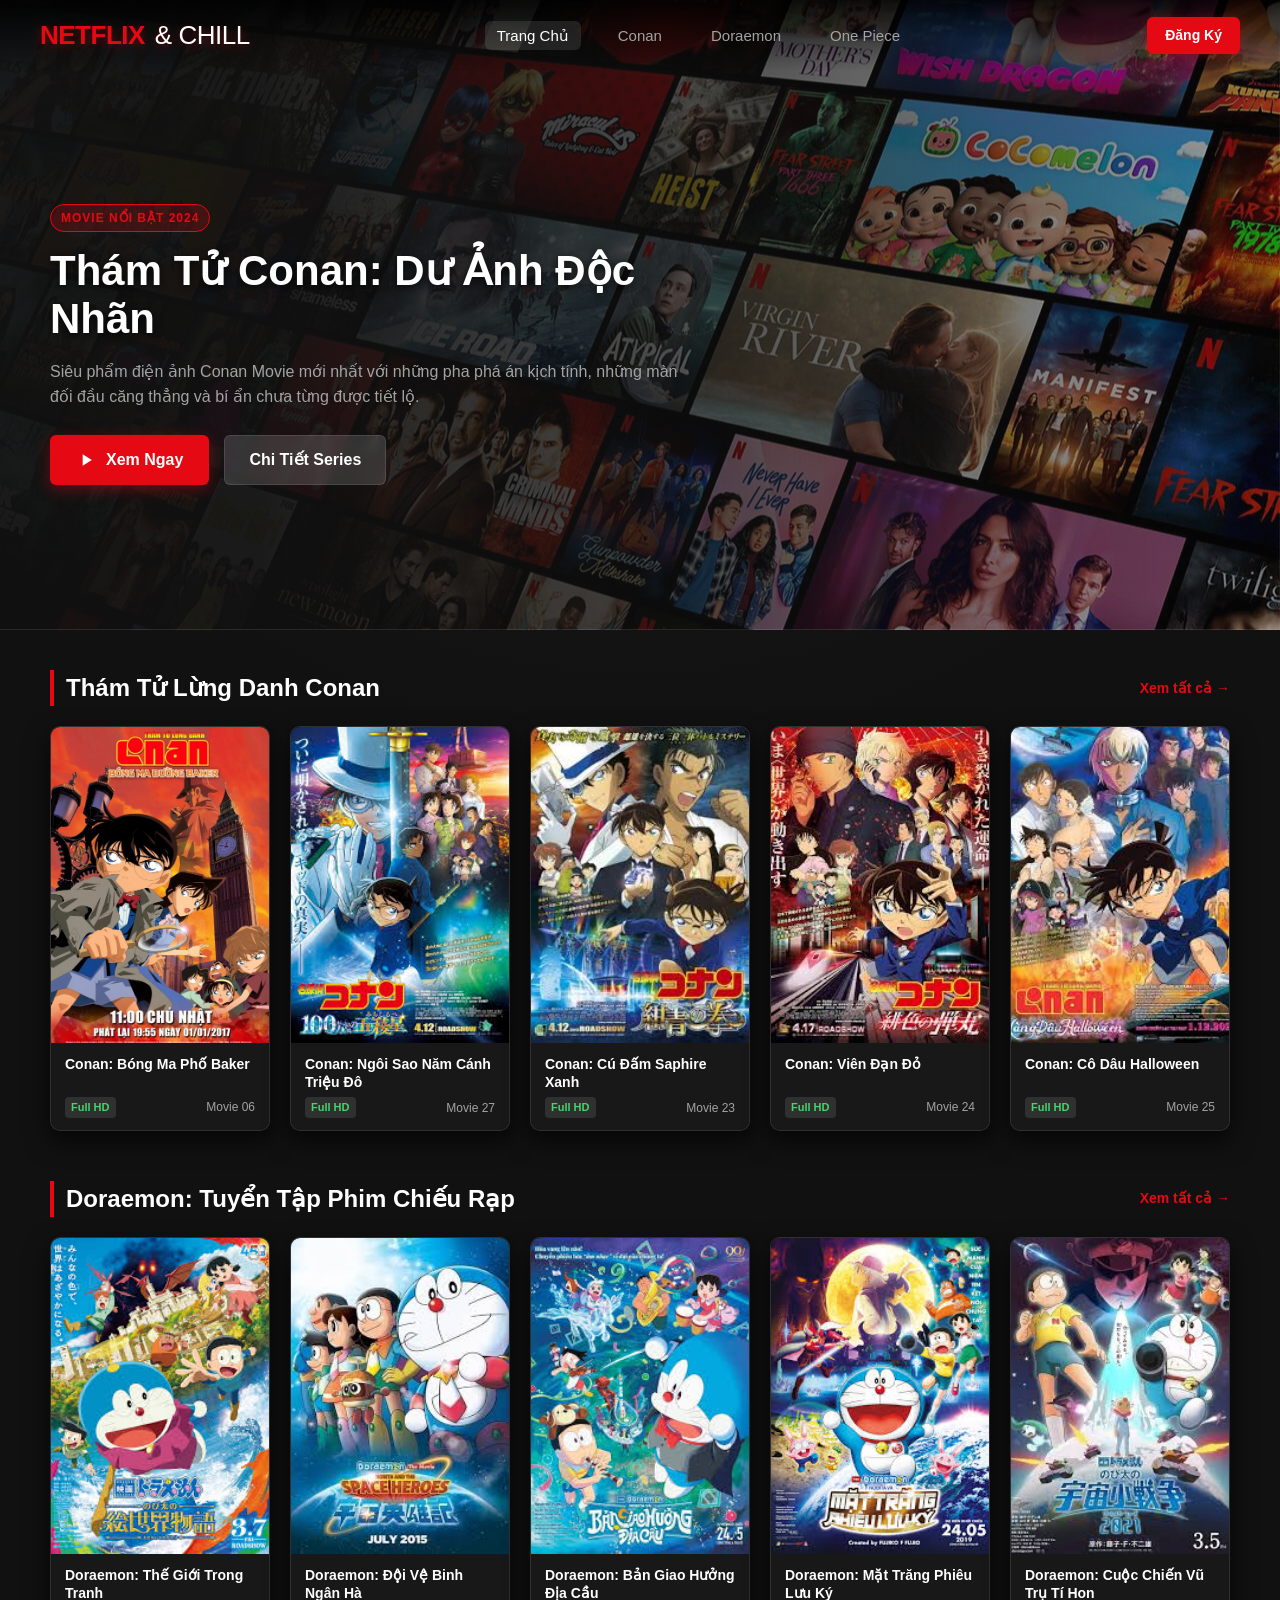
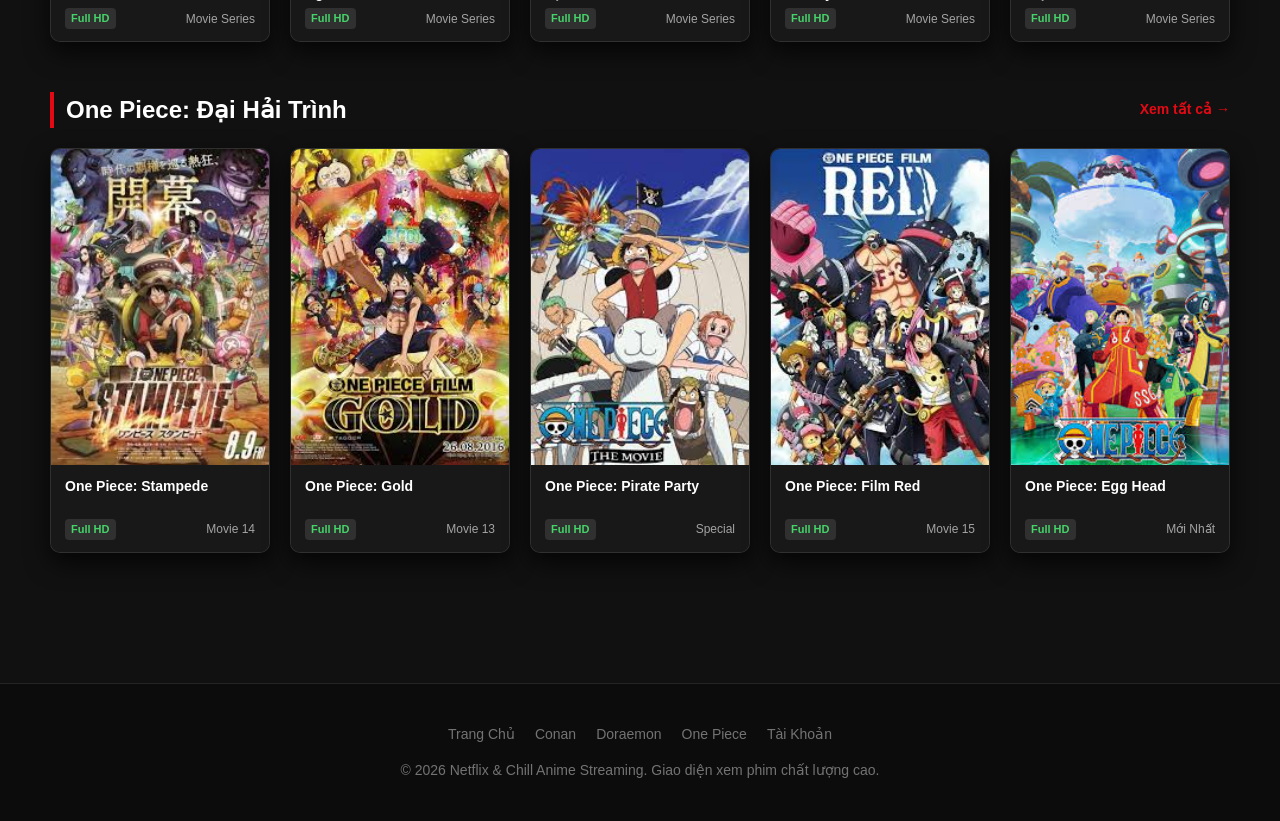
<file: index.html>
<!doctype html>
<html lang="vi">
  <head>
    <meta charset="UTF-8" />
    <meta name="viewport" content="width=device-width, initial-scale=1.0" />
    <meta name="description" content="Xem phim hoạt hình Anime đỉnh cao - Thám Tử Conan, Doraemon, One Piece chất lượng cao phong cách Netflix." />
    <title>Netflix and Chill - Xem Phim Anime Online</title>
    <link rel="stylesheet" href="./css/style.css" />
  </head>
  <body>
    <!-- HEADER & NAVBAR -->
    <header>
      <nav class="navbar">
        <a href="./index.html" class="navbar__brand">
          Netflix <span>& Chill</span>
        </a>
        <ul class="navbar__menu">
          <li><a href="./index.html" class="navbar__link active">Trang Chủ</a></li>
          <li><a href="./more-info/conan.html" class="navbar__link">Conan</a></li>
          <li><a href="./more-info/doraemon.html" class="navbar__link">Doraemon</a></li>
          <li><a href="./more-info/onepiece.htm" class="navbar__link">One Piece</a></li>
        </ul>
        <div class="navbar__actions">
          <a href="./signup/signup.html" class="btn-signup">Đăng Ký</a>
        </div>
      </nav>
    </header>

    <!-- HERO BANNER -->
    <section class="hero">
      <div class="hero__content">
        <span class="hero__badge">Movie Nổi Bật 2024</span>
        <h1 class="hero__title">Thám Tử Conan: Dư Ảnh Độc Nhãn</h1>
        <p class="hero__desc">
          Siêu phẩm điện ảnh Conan Movie mới nhất với những pha phá án kịch tính, những màn đối đầu căng thẳng và bí ẩn chưa từng được tiết lộ.
        </p>
        <div class="hero__buttons">
          <button class="btn-primary" data-video-src="./video/hdn.mp4" data-movie-title="Conan Movie: Dư Ảnh Độc Nhãn (HD Trailer)">
            <svg width="20" height="20" viewBox="0 0 24 24" fill="currentColor"><path d="M8 5v14l11-7z"/></svg>
            Xem Ngay
          </button>
          <a href="./more-info/conan.html" class="btn-secondary">
            Chi Tiết Series
          </a>
        </div>
      </div>
    </section>

    <!-- MAIN CONTENT -->
    <main class="main-content">
      <!-- SECTION 1: CONAN MOVIES -->
      <section class="movie-section">
        <div class="movie-section__header">
          <h2 class="movie-section__title">Thám Tử Lừng Danh Conan</h2>
          <a href="./more-info/conan.html" class="movie-section__link">Xem tất cả &rarr;</a>
        </div>
        <div class="movie-grid">
          <!-- Card 1 -->
          <article class="movie-card" data-video-src="./video/cona1.mp4" data-movie-title="Conan Movie: Bóng Ma Phố Baker">
            <div class="movie-card__poster-wrap">
              <img src="./img/baker.webp" alt="Conan Bóng Ma Phố Baker" class="movie-card__poster" loading="lazy" />
              <div class="movie-card__overlay">
                <div class="movie-card__play-icon">
                  <svg width="24" height="24" viewBox="0 0 24 24" fill="currentColor"><path d="M8 5v14l11-7z"/></svg>
                </div>
              </div>
            </div>
            <div class="movie-card__info">
              <h3 class="movie-card__title">Conan: Bóng Ma Phố Baker</h3>
              <div class="movie-card__meta">
                <span class="movie-card__badge">Full HD</span>
                <span>Movie 06</span>
              </div>
            </div>
          </article>

          <!-- Card 2 -->
          <article class="movie-card" data-video-src="./video/hdn.mp4" data-movie-title="Conan Movie: Ngôi Sao Năm Cánh Triệu Đô">
            <div class="movie-card__poster-wrap">
              <img src="./img/poster/c2.jfif" alt="Conan Ngôi Sao Năm Cánh Triệu Đô" class="movie-card__poster" loading="lazy" />
              <div class="movie-card__overlay">
                <div class="movie-card__play-icon">
                  <svg width="24" height="24" viewBox="0 0 24 24" fill="currentColor"><path d="M8 5v14l11-7z"/></svg>
                </div>
              </div>
            </div>
            <div class="movie-card__info">
              <h3 class="movie-card__title">Conan: Ngôi Sao Năm Cánh Triệu Đô</h3>
              <div class="movie-card__meta">
                <span class="movie-card__badge">Full HD</span>
                <span>Movie 27</span>
              </div>
            </div>
          </article>

          <!-- Card 3 -->
          <article class="movie-card" data-video-src="./video/cona1.mp4" data-movie-title="Conan Movie: Cú Đấm Saphire Xanh">
            <div class="movie-card__poster-wrap">
              <img src="./img/poster/c5.jfif" alt="Conan Cú Đấm Saphire Xanh" class="movie-card__poster" loading="lazy" />
              <div class="movie-card__overlay">
                <div class="movie-card__play-icon">
                  <svg width="24" height="24" viewBox="0 0 24 24" fill="currentColor"><path d="M8 5v14l11-7z"/></svg>
                </div>
              </div>
            </div>
            <div class="movie-card__info">
              <h3 class="movie-card__title">Conan: Cú Đấm Saphire Xanh</h3>
              <div class="movie-card__meta">
                <span class="movie-card__badge">Full HD</span>
                <span>Movie 23</span>
              </div>
            </div>
          </article>

          <!-- Card 4 -->
          <article class="movie-card" data-video-src="./video/cona1.mp4" data-movie-title="Conan Movie: Viên Đạn Đỏ">
            <div class="movie-card__poster-wrap">
              <img src="./img/poster/c1.jfif" alt="Conan Viên Đạn Đỏ" class="movie-card__poster" loading="lazy" />
              <div class="movie-card__overlay">
                <div class="movie-card__play-icon">
                  <svg width="24" height="24" viewBox="0 0 24 24" fill="currentColor"><path d="M8 5v14l11-7z"/></svg>
                </div>
              </div>
            </div>
            <div class="movie-card__info">
              <h3 class="movie-card__title">Conan: Viên Đạn Đỏ</h3>
              <div class="movie-card__meta">
                <span class="movie-card__badge">Full HD</span>
                <span>Movie 24</span>
              </div>
            </div>
          </article>

          <!-- Card 5 -->
          <article class="movie-card" data-video-src="./video/cona1.mp4" data-movie-title="Conan Movie: Cô Dâu Halloween">
            <div class="movie-card__poster-wrap">
              <img src="./img/poster/c3.jfif" alt="Conan Cô Dâu Halloween" class="movie-card__poster" loading="lazy" />
              <div class="movie-card__overlay">
                <div class="movie-card__play-icon">
                  <svg width="24" height="24" viewBox="0 0 24 24" fill="currentColor"><path d="M8 5v14l11-7z"/></svg>
                </div>
              </div>
            </div>
            <div class="movie-card__info">
              <h3 class="movie-card__title">Conan: Cô Dâu Halloween</h3>
              <div class="movie-card__meta">
                <span class="movie-card__badge">Full HD</span>
                <span>Movie 25</span>
              </div>
            </div>
          </article>
        </div>
      </section>

      <!-- SECTION 2: DORAEMON MOVIES -->
      <section class="movie-section">
        <div class="movie-section__header">
          <h2 class="movie-section__title">Doraemon: Tuyển Tập Phim Chiếu Rạp</h2>
          <a href="./more-info/doraemon.html" class="movie-section__link">Xem tất cả &rarr;</a>
        </div>
        <div class="movie-grid">
          <!-- Doraemon 1 -->
          <article class="movie-card" data-video-src="./video/cona1.mp4" data-movie-title="Doraemon: Cuộc Phiêu Lưu Vào Thế Giới Trong Tranh">
            <div class="movie-card__poster-wrap">
              <img src="./img/poster/d1.jfif" alt="Doraemon Thế Giới Trong Tranh" class="movie-card__poster" loading="lazy" />
              <div class="movie-card__overlay">
                <div class="movie-card__play-icon">
                  <svg width="24" height="24" viewBox="0 0 24 24" fill="currentColor"><path d="M8 5v14l11-7z"/></svg>
                </div>
              </div>
            </div>
            <div class="movie-card__info">
              <h3 class="movie-card__title">Doraemon: Thế Giới Trong Tranh</h3>
              <div class="movie-card__meta">
                <span class="movie-card__badge">Full HD</span>
                <span>Movie Series</span>
              </div>
            </div>
          </article>

          <!-- Doraemon 2 -->
          <article class="movie-card" data-video-src="./video/cona1.mp4" data-movie-title="Doraemon: Đội Vệ Binh Ngân Hà">
            <div class="movie-card__poster-wrap">
              <img src="./img/poster/d2.jfif" alt="Doraemon Đội Vệ Binh Ngân Hà" class="movie-card__poster" loading="lazy" />
              <div class="movie-card__overlay">
                <div class="movie-card__play-icon">
                  <svg width="24" height="24" viewBox="0 0 24 24" fill="currentColor"><path d="M8 5v14l11-7z"/></svg>
                </div>
              </div>
            </div>
            <div class="movie-card__info">
              <h3 class="movie-card__title">Doraemon: Đội Vệ Binh Ngân Hà</h3>
              <div class="movie-card__meta">
                <span class="movie-card__badge">Full HD</span>
                <span>Movie Series</span>
              </div>
            </div>
          </article>

          <!-- Doraemon 3 -->
          <article class="movie-card" data-video-src="./video/cona1.mp4" data-movie-title="Doraemon: Bản Giao Hưởng Địa Cầu">
            <div class="movie-card__poster-wrap">
              <img src="./img/poster/d3.jfif" alt="Doraemon Bản Giao Hưởng Địa Cầu" class="movie-card__poster" loading="lazy" />
              <div class="movie-card__overlay">
                <div class="movie-card__play-icon">
                  <svg width="24" height="24" viewBox="0 0 24 24" fill="currentColor"><path d="M8 5v14l11-7z"/></svg>
                </div>
              </div>
            </div>
            <div class="movie-card__info">
              <h3 class="movie-card__title">Doraemon: Bản Giao Hưởng Địa Cầu</h3>
              <div class="movie-card__meta">
                <span class="movie-card__badge">Full HD</span>
                <span>Movie Series</span>
              </div>
            </div>
          </article>

          <!-- Doraemon 4 -->
          <article class="movie-card" data-video-src="./video/cona1.mp4" data-movie-title="Doraemon: Mặt Trăng Phiêu Lưu Ký">
            <div class="movie-card__poster-wrap">
              <img src="./img/poster/d4.jfif" alt="Doraemon Mặt Trăng Phiêu Lưu Ký" class="movie-card__poster" loading="lazy" />
              <div class="movie-card__overlay">
                <div class="movie-card__play-icon">
                  <svg width="24" height="24" viewBox="0 0 24 24" fill="currentColor"><path d="M8 5v14l11-7z"/></svg>
                </div>
              </div>
            </div>
            <div class="movie-card__info">
              <h3 class="movie-card__title">Doraemon: Mặt Trăng Phiêu Lưu Ký</h3>
              <div class="movie-card__meta">
                <span class="movie-card__badge">Full HD</span>
                <span>Movie Series</span>
              </div>
            </div>
          </article>

          <!-- Doraemon 5 -->
          <article class="movie-card" data-video-src="./video/cona1.mp4" data-movie-title="Doraemon: Cuộc Chiến Vũ Trụ Tí Hon">
            <div class="movie-card__poster-wrap">
              <img src="./img/poster/d5.jfif" alt="Doraemon Cuộc Chiến Vũ Trụ Tí Hon" class="movie-card__poster" loading="lazy" />
              <div class="movie-card__overlay">
                <div class="movie-card__play-icon">
                  <svg width="24" height="24" viewBox="0 0 24 24" fill="currentColor"><path d="M8 5v14l11-7z"/></svg>
                </div>
              </div>
            </div>
            <div class="movie-card__info">
              <h3 class="movie-card__title">Doraemon: Cuộc Chiến Vũ Trụ Tí Hon</h3>
              <div class="movie-card__meta">
                <span class="movie-card__badge">Full HD</span>
                <span>Movie Series</span>
              </div>
            </div>
          </article>
        </div>
      </section>

      <!-- SECTION 3: ONE PIECE -->
      <section class="movie-section">
        <div class="movie-section__header">
          <h2 class="movie-section__title">One Piece: Đại Hải Trình</h2>
          <a href="./more-info/onepiece.htm" class="movie-section__link">Xem tất cả &rarr;</a>
        </div>
        <div class="movie-grid">
          <!-- OP 1 -->
          <article class="movie-card" data-video-src="./video/test.mp4" data-movie-title="One Piece: Stampede (Lễ Hội Hải Tặc)">
            <div class="movie-card__poster-wrap">
              <img src="./img/poster/o1.jfif" alt="One Piece Stampede" class="movie-card__poster" loading="lazy" />
              <div class="movie-card__overlay">
                <div class="movie-card__play-icon">
                  <svg width="24" height="24" viewBox="0 0 24 24" fill="currentColor"><path d="M8 5v14l11-7z"/></svg>
                </div>
              </div>
            </div>
            <div class="movie-card__info">
              <h3 class="movie-card__title">One Piece: Stampede</h3>
              <div class="movie-card__meta">
                <span class="movie-card__badge">Full HD</span>
                <span>Movie 14</span>
              </div>
            </div>
          </article>

          <!-- OP 2 -->
          <article class="movie-card" data-video-src="./video/test.mp4" data-movie-title="One Piece: Gold">
            <div class="movie-card__poster-wrap">
              <img src="./img/poster/o2.jfif" alt="One Piece Gold" class="movie-card__poster" loading="lazy" />
              <div class="movie-card__overlay">
                <div class="movie-card__play-icon">
                  <svg width="24" height="24" viewBox="0 0 24 24" fill="currentColor"><path d="M8 5v14l11-7z"/></svg>
                </div>
              </div>
            </div>
            <div class="movie-card__info">
              <h3 class="movie-card__title">One Piece: Gold</h3>
              <div class="movie-card__meta">
                <span class="movie-card__badge">Full HD</span>
                <span>Movie 13</span>
              </div>
            </div>
          </article>

          <!-- OP 3 -->
          <article class="movie-card" data-video-src="./video/test.mp4" data-movie-title="One Piece: Pirate Party">
            <div class="movie-card__poster-wrap">
              <img src="./img/poster/o3.jfif" alt="One Piece Pirate Party" class="movie-card__poster" loading="lazy" />
              <div class="movie-card__overlay">
                <div class="movie-card__play-icon">
                  <svg width="24" height="24" viewBox="0 0 24 24" fill="currentColor"><path d="M8 5v14l11-7z"/></svg>
                </div>
              </div>
            </div>
            <div class="movie-card__info">
              <h3 class="movie-card__title">One Piece: Pirate Party</h3>
              <div class="movie-card__meta">
                <span class="movie-card__badge">Full HD</span>
                <span>Special</span>
              </div>
            </div>
          </article>

          <!-- OP 4 -->
          <article class="movie-card" data-video-src="./video/test.mp4" data-movie-title="One Piece: Film Red & Wano Arc">
            <div class="movie-card__poster-wrap">
              <img src="./img/poster/o4.jfif" alt="One Piece Film Red" class="movie-card__poster" loading="lazy" />
              <div class="movie-card__overlay">
                <div class="movie-card__play-icon">
                  <svg width="24" height="24" viewBox="0 0 24 24" fill="currentColor"><path d="M8 5v14l11-7z"/></svg>
                </div>
              </div>
            </div>
            <div class="movie-card__info">
              <h3 class="movie-card__title">One Piece: Film Red</h3>
              <div class="movie-card__meta">
                <span class="movie-card__badge">Full HD</span>
                <span>Movie 15</span>
              </div>
            </div>
          </article>

          <!-- OP 5 -->
          <article class="movie-card" data-video-src="./video/test.mp4" data-movie-title="One Piece: Egg Head Arc">
            <div class="movie-card__poster-wrap">
              <img src="./img/poster/o5.jfif" alt="One Piece Egg Head" class="movie-card__poster" loading="lazy" />
              <div class="movie-card__overlay">
                <div class="movie-card__play-icon">
                  <svg width="24" height="24" viewBox="0 0 24 24" fill="currentColor"><path d="M8 5v14l11-7z"/></svg>
                </div>
              </div>
            </div>
            <div class="movie-card__info">
              <h3 class="movie-card__title">One Piece: Egg Head</h3>
              <div class="movie-card__meta">
                <span class="movie-card__badge">Full HD</span>
                <span>Mới Nhất</span>
              </div>
            </div>
          </article>
        </div>
      </section>
    </main>

    <!-- FOOTER -->
    <footer class="footer">
      <div class="footer__links">
        <a href="./index.html" class="footer__link">Trang Chủ</a>
        <a href="./more-info/conan.html" class="footer__link">Conan</a>
        <a href="./more-info/doraemon.html" class="footer__link">Doraemon</a>
        <a href="./more-info/onepiece.htm" class="footer__link">One Piece</a>
        <a href="./signup/signup.html" class="footer__link">Tài Khoản</a>
      </div>
      <p>&copy; 2026 Netflix & Chill Anime Streaming. Giao diện xem phim chất lượng cao.</p>
    </footer>

    <!-- VIDEO MODAL POPUP COMPONENT -->
    <div class="video-modal" id="videoModal" aria-hidden="true">
      <div class="video-modal__backdrop" id="modalBackdrop"></div>
      <div class="video-modal__content">
        <div class="video-modal__header">
          <div class="video-modal__title-box">
            <span class="video-modal__status-dot"></span>
            <h3 class="video-modal__title" id="modalMovieTitle">Đang phát phim</h3>
          </div>
          <button class="video-modal__close-btn" id="modalCloseBtn" aria-label="Đóng">&times;</button>
        </div>
        <div class="video-modal__player-wrapper">
          <video id="modalVideoPlayer" class="video-modal__player" controls preload="metadata">
            <source id="modalVideoSource" src="" type="video/mp4" />
            Trình duyệt của bạn không hỗ trợ thẻ video HTML5.
          </video>
        </div>
        <div class="video-modal__footer">
          <span class="video-modal__info-text">Chất lượng: Full HD 1080p | Âm thanh vòm Vietsub</span>
          <div class="video-modal__actions">
            <span class="video-modal__tag">Vietsub</span>
            <span class="video-modal__tag">Anime HD</span>
          </div>
        </div>
      </div>
    </div>

    <!-- SCRIPTS -->
    <script src="./js/app.js"></script>
  </body>
</html>
</file>
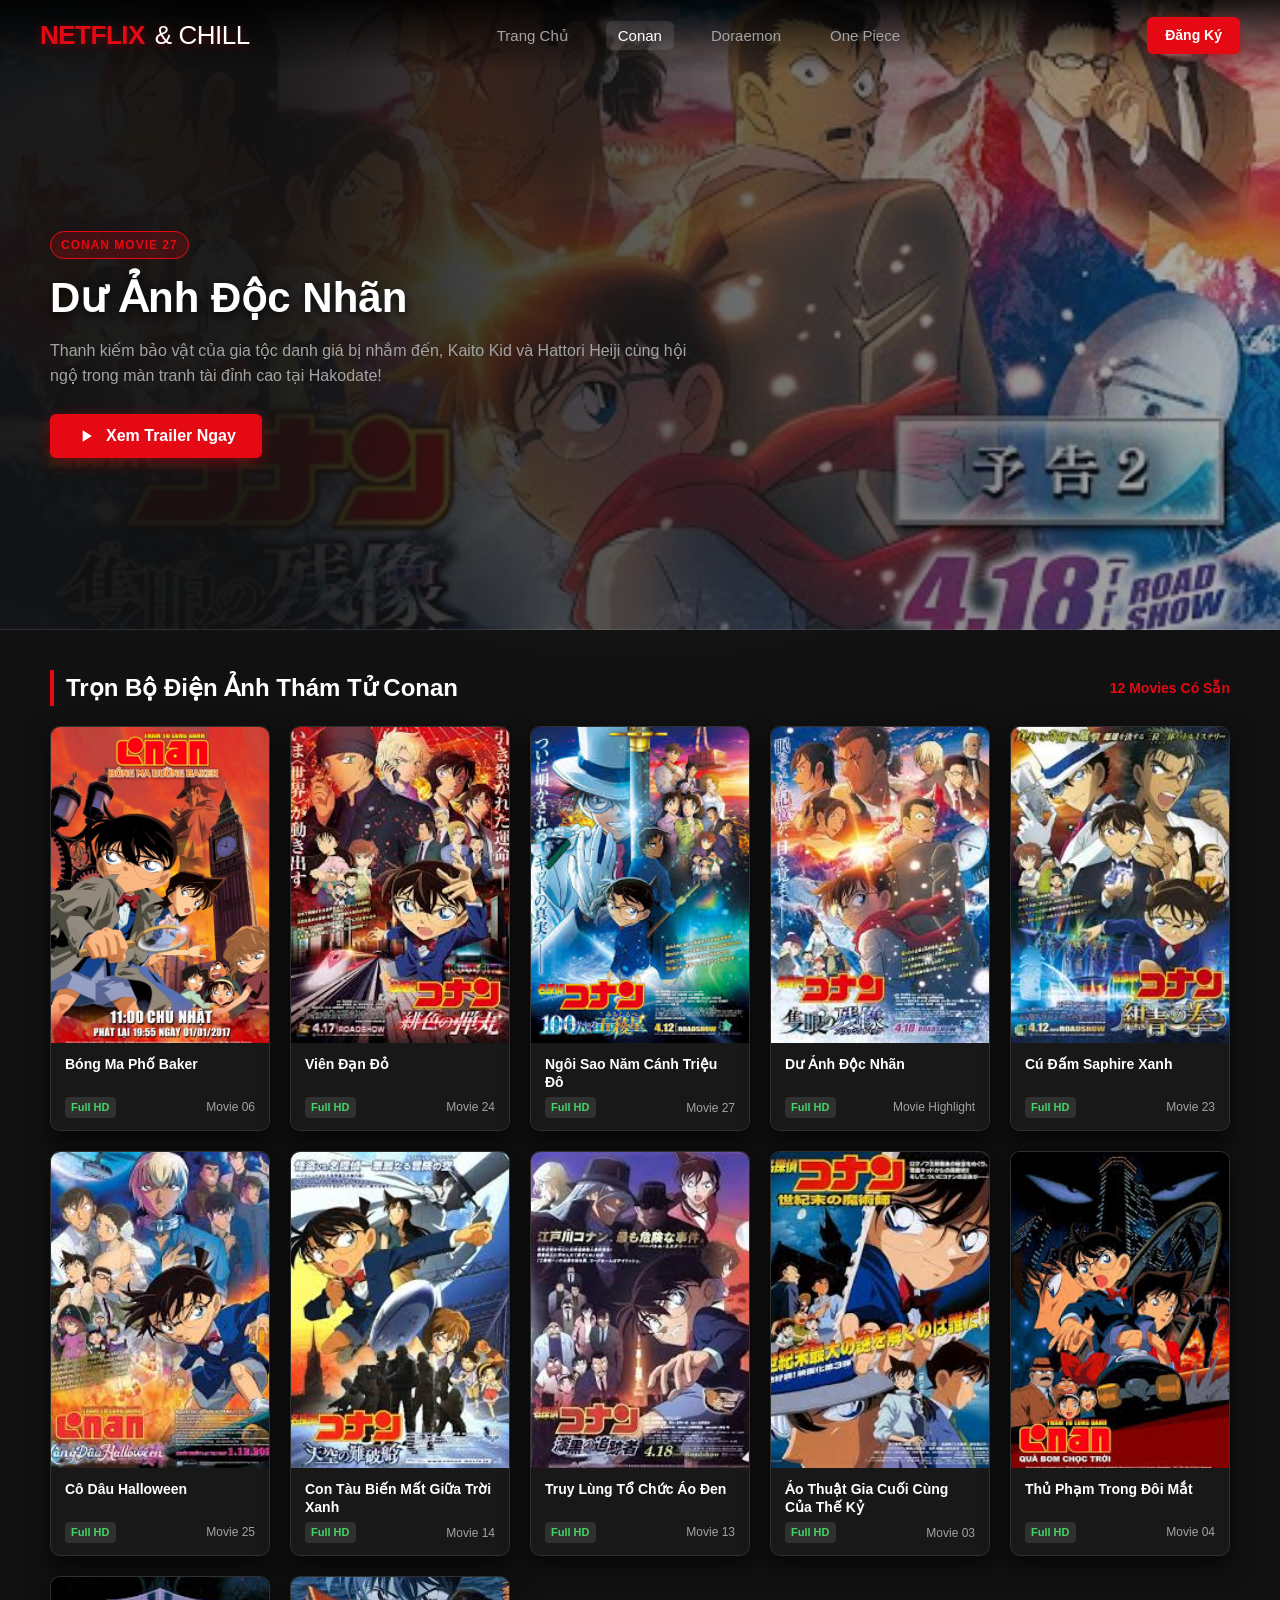
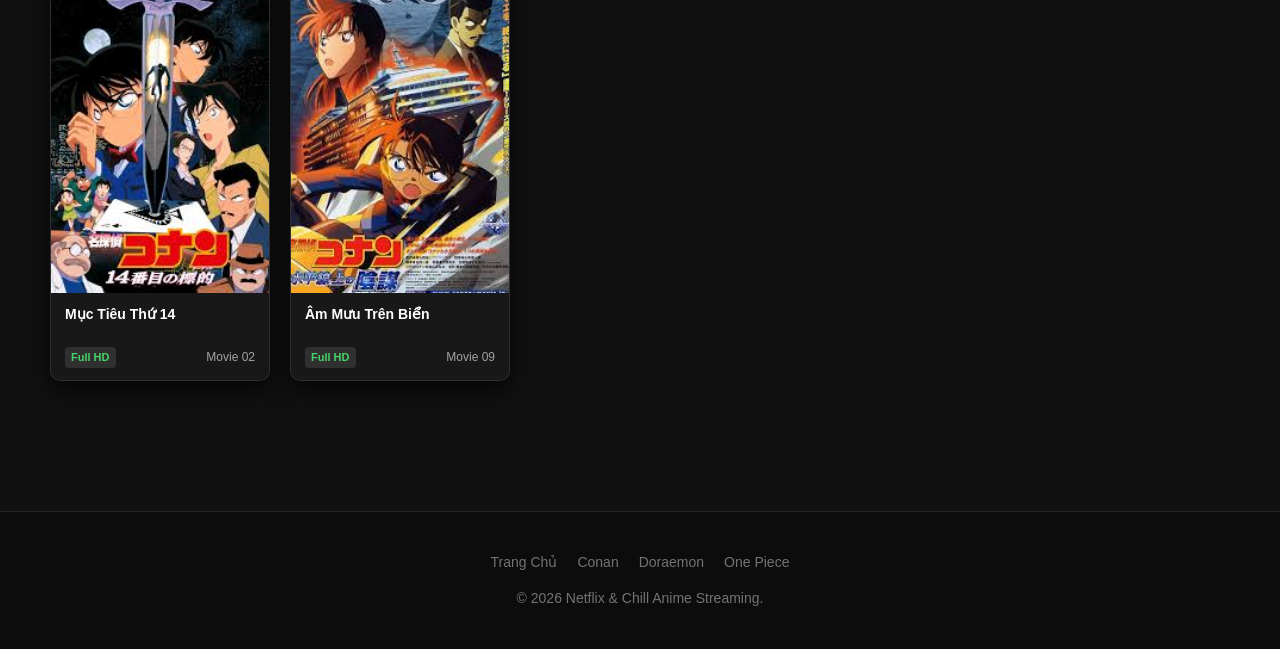
<file: more-info/conan.html>
<!doctype html>
<html lang="vi">
  <head>
    <meta charset="UTF-8" />
    <meta name="viewport" content="width=device-width, initial-scale=1.0" />
    <meta name="description" content="Tuyển tập trọn bộ Conan Movie Thám Tử Lừng Danh chất lượng cao Full HD Vietsub." />
    <title>Thám Tử Lừng Danh Conan - Trọn Bộ Movie | Netflix and Chill</title>
    <link rel="stylesheet" href="../css/style.css" />
  </head>
  <body>
    <!-- HEADER & NAVBAR -->
    <header>
      <nav class="navbar">
        <a href="../index.html" class="navbar__brand">
          Netflix <span>& Chill</span>
        </a>
        <ul class="navbar__menu">
          <li><a href="../index.html" class="navbar__link">Trang Chủ</a></li>
          <li><a href="./conan.html" class="navbar__link active">Conan</a></li>
          <li><a href="./doraemon.html" class="navbar__link">Doraemon</a></li>
          <li><a href="./onepiece.htm" class="navbar__link">One Piece</a></li>
        </ul>
        <div class="navbar__actions">
          <a href="../signup/signup.html" class="btn-signup">Đăng Ký</a>
        </div>
      </nav>
    </header>

    <!-- HERO BANNER CONAN -->
    <section class="hero" style="background-image: linear-gradient(to right, rgba(17, 17, 17, 0.95) 20%, rgba(17, 17, 17, 0.6) 60%, rgba(17, 17, 17, 0.3) 100%), url('../img/poster/dn1.jpg');">
      <div class="hero__content">
        <span class="hero__badge">Conan Movie 27</span>
        <h1 class="hero__title">Dư Ảnh Độc Nhãn</h1>
        <p class="hero__desc">
          Thanh kiếm bảo vật của gia tộc danh giá bị nhắm đến, Kaito Kid và Hattori Heiji cùng hội ngộ trong màn tranh tài đỉnh cao tại Hakodate!
        </p>
        <div class="hero__buttons">
          <button class="btn-primary" data-video-src="../video/hdn.mp4" data-movie-title="Conan Movie 27: Dư Ảnh Độc Nhãn">
            <svg width="20" height="20" viewBox="0 0 24 24" fill="currentColor"><path d="M8 5v14l11-7z"/></svg>
            Xem Trailer Ngay
          </button>
        </div>
      </div>
    </section>

    <!-- MAIN CONTENT -->
    <main class="main-content">
      <section class="movie-section">
        <div class="movie-section__header">
          <h2 class="movie-section__title">Trọn Bộ Điện Ảnh Thám Tử Conan</h2>
          <span class="movie-section__link">12 Movies Có Sẵn</span>
        </div>
        <div class="movie-grid">
          <!-- Card 1 -->
          <article class="movie-card" data-video-src="../video/cona1.mp4" data-movie-title="Conan: Bóng Ma Phố Baker (Movie 06)">
            <div class="movie-card__poster-wrap">
              <img src="../img/baker.webp" alt="Conan Bóng Ma Phố Baker" class="movie-card__poster" loading="lazy" />
              <div class="movie-card__overlay">
                <div class="movie-card__play-icon">
                  <svg width="24" height="24" viewBox="0 0 24 24" fill="currentColor"><path d="M8 5v14l11-7z"/></svg>
                </div>
              </div>
            </div>
            <div class="movie-card__info">
              <h3 class="movie-card__title">Bóng Ma Phố Baker</h3>
              <div class="movie-card__meta">
                <span class="movie-card__badge">Full HD</span>
                <span>Movie 06</span>
              </div>
            </div>
          </article>

          <!-- Card 2 -->
          <article class="movie-card" data-video-src="../video/cona1.mp4" data-movie-title="Conan: Viên Đạn Đỏ (Movie 24)">
            <div class="movie-card__poster-wrap">
              <img src="../img/poster/c1.jfif" alt="Conan Viên Đạn Đỏ" class="movie-card__poster" loading="lazy" />
              <div class="movie-card__overlay">
                <div class="movie-card__play-icon">
                  <svg width="24" height="24" viewBox="0 0 24 24" fill="currentColor"><path d="M8 5v14l11-7z"/></svg>
                </div>
              </div>
            </div>
            <div class="movie-card__info">
              <h3 class="movie-card__title">Viên Đạn Đỏ</h3>
              <div class="movie-card__meta">
                <span class="movie-card__badge">Full HD</span>
                <span>Movie 24</span>
              </div>
            </div>
          </article>

          <!-- Card 3 -->
          <article class="movie-card" data-video-src="../video/cona1.mp4" data-movie-title="Conan: Ngôi Sao Năm Cánh Triệu Đô (Movie 27)">
            <div class="movie-card__poster-wrap">
              <img src="../img/poster/c2.jfif" alt="Conan Ngôi Sao Năm Cánh Triệu Đô" class="movie-card__poster" loading="lazy" />
              <div class="movie-card__overlay">
                <div class="movie-card__play-icon">
                  <svg width="24" height="24" viewBox="0 0 24 24" fill="currentColor"><path d="M8 5v14l11-7z"/></svg>
                </div>
              </div>
            </div>
            <div class="movie-card__info">
              <h3 class="movie-card__title">Ngôi Sao Năm Cánh Triệu Đô</h3>
              <div class="movie-card__meta">
                <span class="movie-card__badge">Full HD</span>
                <span>Movie 27</span>
              </div>
            </div>
          </article>

          <!-- Card 4 -->
          <article class="movie-card" data-video-src="../video/hdn.mp4" data-movie-title="Conan: Dư Ảnh Độc Nhãn">
            <div class="movie-card__poster-wrap">
              <img src="../img/poster/c4.jfif" alt="Conan Dư Ảnh Độc Nhãn" class="movie-card__poster" loading="lazy" />
              <div class="movie-card__overlay">
                <div class="movie-card__play-icon">
                  <svg width="24" height="24" viewBox="0 0 24 24" fill="currentColor"><path d="M8 5v14l11-7z"/></svg>
                </div>
              </div>
            </div>
            <div class="movie-card__info">
              <h3 class="movie-card__title">Dư Ảnh Độc Nhãn</h3>
              <div class="movie-card__meta">
                <span class="movie-card__badge">Full HD</span>
                <span>Movie Highlight</span>
              </div>
            </div>
          </article>

          <!-- Card 5 -->
          <article class="movie-card" data-video-src="../video/cona1.mp4" data-movie-title="Conan: Cú Đấm Saphire Xanh (Movie 23)">
            <div class="movie-card__poster-wrap">
              <img src="../img/poster/c5.jfif" alt="Conan Cú Đấm Saphire Xanh" class="movie-card__poster" loading="lazy" />
              <div class="movie-card__overlay">
                <div class="movie-card__play-icon">
                  <svg width="24" height="24" viewBox="0 0 24 24" fill="currentColor"><path d="M8 5v14l11-7z"/></svg>
                </div>
              </div>
            </div>
            <div class="movie-card__info">
              <h3 class="movie-card__title">Cú Đấm Saphire Xanh</h3>
              <div class="movie-card__meta">
                <span class="movie-card__badge">Full HD</span>
                <span>Movie 23</span>
              </div>
            </div>
          </article>

          <!-- Card 6 -->
          <article class="movie-card" data-video-src="../video/cona1.mp4" data-movie-title="Conan: Cô Dâu Halloween (Movie 25)">
            <div class="movie-card__poster-wrap">
              <img src="../img/poster/c3.jfif" alt="Conan Cô Dâu Halloween" class="movie-card__poster" loading="lazy" />
              <div class="movie-card__overlay">
                <div class="movie-card__play-icon">
                  <svg width="24" height="24" viewBox="0 0 24 24" fill="currentColor"><path d="M8 5v14l11-7z"/></svg>
                </div>
              </div>
            </div>
            <div class="movie-card__info">
              <h3 class="movie-card__title">Cô Dâu Halloween</h3>
              <div class="movie-card__meta">
                <span class="movie-card__badge">Full HD</span>
                <span>Movie 25</span>
              </div>
            </div>
          </article>

          <!-- Card 7 -->
          <article class="movie-card" data-video-src="../video/cona1.mp4" data-movie-title="Conan: Con Tàu Biến Mất Giữa Trời Xanh">
            <div class="movie-card__poster-wrap">
              <img src="../img/poster/c6.jfif" alt="Conan Con Tàu Biến Mất Giữa Trời Xanh" class="movie-card__poster" loading="lazy" />
              <div class="movie-card__overlay">
                <div class="movie-card__play-icon">
                  <svg width="24" height="24" viewBox="0 0 24 24" fill="currentColor"><path d="M8 5v14l11-7z"/></svg>
                </div>
              </div>
            </div>
            <div class="movie-card__info">
              <h3 class="movie-card__title">Con Tàu Biến Mất Giữa Trời Xanh</h3>
              <div class="movie-card__meta">
                <span class="movie-card__badge">Full HD</span>
                <span>Movie 14</span>
              </div>
            </div>
          </article>

          <!-- Card 8 -->
          <article class="movie-card" data-video-src="../video/cona1.mp4" data-movie-title="Conan: Truy Lùng Tổ Chức Áo Đen">
            <div class="movie-card__poster-wrap">
              <img src="../img/poster/c7.jfif" alt="Conan Truy Lùng Tổ Chức Áo Đen" class="movie-card__poster" loading="lazy" />
              <div class="movie-card__overlay">
                <div class="movie-card__play-icon">
                  <svg width="24" height="24" viewBox="0 0 24 24" fill="currentColor"><path d="M8 5v14l11-7z"/></svg>
                </div>
              </div>
            </div>
            <div class="movie-card__info">
              <h3 class="movie-card__title">Truy Lùng Tổ Chức Áo Đen</h3>
              <div class="movie-card__meta">
                <span class="movie-card__badge">Full HD</span>
                <span>Movie 13</span>
              </div>
            </div>
          </article>

          <!-- Card 9 -->
          <article class="movie-card" data-video-src="../video/cona1.mp4" data-movie-title="Conan: Ảo Thuật Gia Cuối Cùng Của Thế Kỷ">
            <div class="movie-card__poster-wrap">
              <img src="../img/poster/c8.jfif" alt="Conan Ảo Thuật Gia Cuối Cùng Của Thế Kỷ" class="movie-card__poster" loading="lazy" />
              <div class="movie-card__overlay">
                <div class="movie-card__play-icon">
                  <svg width="24" height="24" viewBox="0 0 24 24" fill="currentColor"><path d="M8 5v14l11-7z"/></svg>
                </div>
              </div>
            </div>
            <div class="movie-card__info">
              <h3 class="movie-card__title">Ảo Thuật Gia Cuối Cùng Của Thế Kỷ</h3>
              <div class="movie-card__meta">
                <span class="movie-card__badge">Full HD</span>
                <span>Movie 03</span>
              </div>
            </div>
          </article>

          <!-- Card 10 -->
          <article class="movie-card" data-video-src="../video/cona1.mp4" data-movie-title="Conan: Thủ Phạm Trong Đôi Mắt">
            <div class="movie-card__poster-wrap">
              <img src="../img/poster/c9.jfif" alt="Conan Thủ Phạm Trong Đôi Mắt" class="movie-card__poster" loading="lazy" />
              <div class="movie-card__overlay">
                <div class="movie-card__play-icon">
                  <svg width="24" height="24" viewBox="0 0 24 24" fill="currentColor"><path d="M8 5v14l11-7z"/></svg>
                </div>
              </div>
            </div>
            <div class="movie-card__info">
              <h3 class="movie-card__title">Thủ Phạm Trong Đôi Mắt</h3>
              <div class="movie-card__meta">
                <span class="movie-card__badge">Full HD</span>
                <span>Movie 04</span>
              </div>
            </div>
          </article>

          <!-- Card 11 -->
          <article class="movie-card" data-video-src="../video/cona1.mp4" data-movie-title="Conan: Mục Tiêu Thứ 14">
            <div class="movie-card__poster-wrap">
              <img src="../img/poster/c10.jfif" alt="Conan Mục Tiêu Thứ 14" class="movie-card__poster" loading="lazy" />
              <div class="movie-card__overlay">
                <div class="movie-card__play-icon">
                  <svg width="24" height="24" viewBox="0 0 24 24" fill="currentColor"><path d="M8 5v14l11-7z"/></svg>
                </div>
              </div>
            </div>
            <div class="movie-card__info">
              <h3 class="movie-card__title">Mục Tiêu Thứ 14</h3>
              <div class="movie-card__meta">
                <span class="movie-card__badge">Full HD</span>
                <span>Movie 02</span>
              </div>
            </div>
          </article>

          <!-- Card 12 -->
          <article class="movie-card" data-video-src="../video/cona1.mp4" data-movie-title="Conan: Âm Mưu Trên Biển">
            <div class="movie-card__poster-wrap">
              <img src="../img/poster/c11.jfif" alt="Conan Âm Mưu Trên Biển" class="movie-card__poster" loading="lazy" />
              <div class="movie-card__overlay">
                <div class="movie-card__play-icon">
                  <svg width="24" height="24" viewBox="0 0 24 24" fill="currentColor"><path d="M8 5v14l11-7z"/></svg>
                </div>
              </div>
            </div>
            <div class="movie-card__info">
              <h3 class="movie-card__title">Âm Mưu Trên Biển</h3>
              <div class="movie-card__meta">
                <span class="movie-card__badge">Full HD</span>
                <span>Movie 09</span>
              </div>
            </div>
          </article>
        </div>
      </section>
    </main>

    <!-- FOOTER -->
    <footer class="footer">
      <div class="footer__links">
        <a href="../index.html" class="footer__link">Trang Chủ</a>
        <a href="./conan.html" class="footer__link">Conan</a>
        <a href="./doraemon.html" class="footer__link">Doraemon</a>
        <a href="./onepiece.htm" class="footer__link">One Piece</a>
      </div>
      <p>&copy; 2026 Netflix & Chill Anime Streaming.</p>
    </footer>

    <!-- VIDEO MODAL POPUP COMPONENT -->
    <div class="video-modal" id="videoModal" aria-hidden="true">
      <div class="video-modal__backdrop" id="modalBackdrop"></div>
      <div class="video-modal__content">
        <div class="video-modal__header">
          <div class="video-modal__title-box">
            <span class="video-modal__status-dot"></span>
            <h3 class="video-modal__title" id="modalMovieTitle">Đang phát phim</h3>
          </div>
          <button class="video-modal__close-btn" id="modalCloseBtn" aria-label="Đóng">&times;</button>
        </div>
        <div class="video-modal__player-wrapper">
          <video id="modalVideoPlayer" class="video-modal__player" controls preload="metadata">
            <source id="modalVideoSource" src="" type="video/mp4" />
            Trình duyệt của bạn không hỗ trợ thẻ video HTML5.
          </video>
        </div>
        <div class="video-modal__footer">
          <span class="video-modal__info-text">Chất lượng: Full HD 1080p | Vietsub</span>
          <div class="video-modal__actions">
            <span class="video-modal__tag">Conan Movie</span>
            <span class="video-modal__tag">Anime</span>
          </div>
        </div>
      </div>
    </div>

    <!-- SCRIPTS -->
    <script src="../js/app.js"></script>
  </body>
</html>
</file>
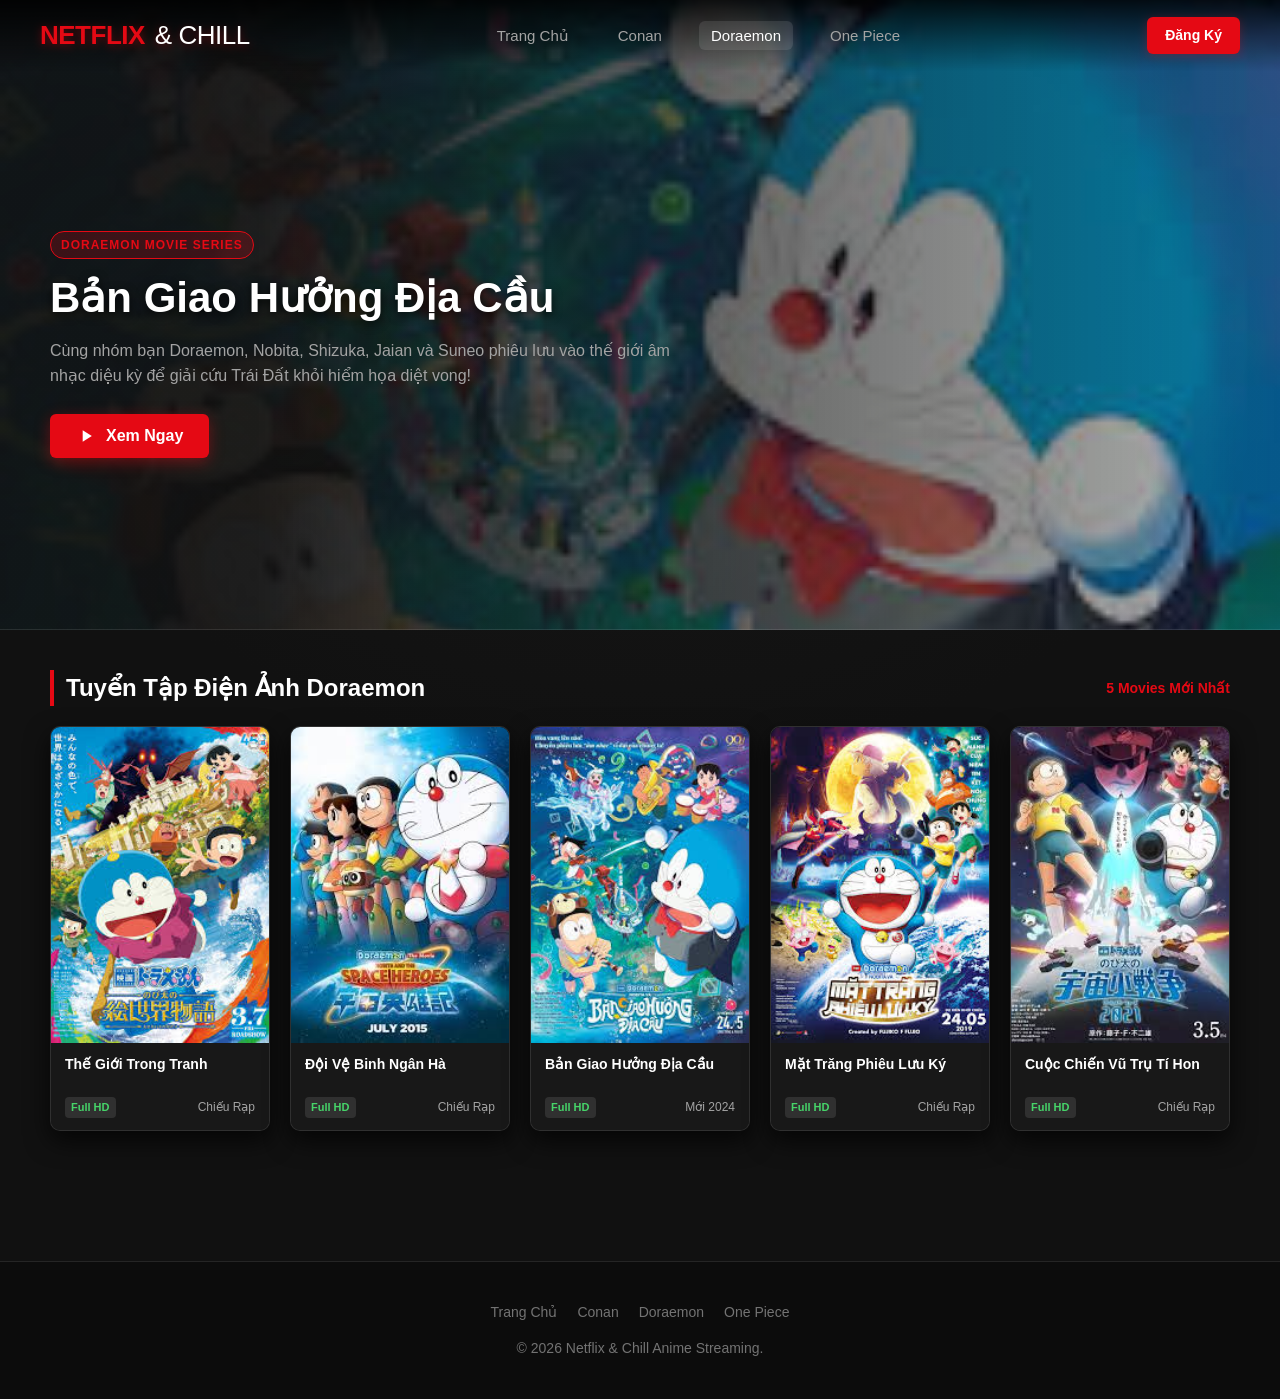
<file: more-info/doraemon.html>
<!doctype html>
<html lang="vi">
  <head>
    <meta charset="UTF-8" />
    <meta name="viewport" content="width=device-width, initial-scale=1.0" />
    <meta name="description" content="Trọn bộ phim điện ảnh Doraemon chiếu rạp chất lượng cao Full HD Vietsub." />
    <title>Doraemon Movie - Phim Chiếu Rạp | Netflix and Chill</title>
    <link rel="stylesheet" href="../css/style.css" />
  </head>
  <body>
    <!-- HEADER & NAVBAR -->
    <header>
      <nav class="navbar">
        <a href="../index.html" class="navbar__brand">
          Netflix <span>& Chill</span>
        </a>
        <ul class="navbar__menu">
          <li><a href="../index.html" class="navbar__link">Trang Chủ</a></li>
          <li><a href="./conan.html" class="navbar__link">Conan</a></li>
          <li><a href="./doraemon.html" class="navbar__link active">Doraemon</a></li>
          <li><a href="./onepiece.htm" class="navbar__link">One Piece</a></li>
        </ul>
        <div class="navbar__actions">
          <a href="../signup/signup.html" class="btn-signup">Đăng Ký</a>
        </div>
      </nav>
    </header>

    <!-- HERO BANNER DORAEMON -->
    <section class="hero" style="background-image: linear-gradient(to right, rgba(17, 17, 17, 0.95) 20%, rgba(17, 17, 17, 0.6) 60%, rgba(17, 17, 17, 0.3) 100%), url('../img/poster/d3.jfif');">
      <div class="hero__content">
        <span class="hero__badge">Doraemon Movie Series</span>
        <h1 class="hero__title">Bản Giao Hưởng Địa Cầu</h1>
        <p class="hero__desc">
          Cùng nhóm bạn Doraemon, Nobita, Shizuka, Jaian và Suneo phiêu lưu vào thế giới âm nhạc diệu kỳ để giải cứu Trái Đất khỏi hiểm họa diệt vong!
        </p>
        <div class="hero__buttons">
          <button class="btn-primary" data-video-src="../video/cona1.mp4" data-movie-title="Doraemon: Bản Giao Hưởng Địa Cầu (HD Trailer)">
            <svg width="20" height="20" viewBox="0 0 24 24" fill="currentColor"><path d="M8 5v14l11-7z"/></svg>
            Xem Ngay
          </button>
        </div>
      </div>
    </section>

    <!-- MAIN CONTENT -->
    <main class="main-content">
      <section class="movie-section">
        <div class="movie-section__header">
          <h2 class="movie-section__title">Tuyển Tập Điện Ảnh Doraemon</h2>
          <span class="movie-section__link">5 Movies Mới Nhất</span>
        </div>
        <div class="movie-grid">
          <!-- Card 1 -->
          <article class="movie-card" data-video-src="../video/cona1.mp4" data-movie-title="Doraemon: Cuộc Phiêu Lưu Vào Thế Giới Trong Tranh">
            <div class="movie-card__poster-wrap">
              <img src="../img/poster/d1.jfif" alt="Doraemon Thế Giới Trong Tranh" class="movie-card__poster" loading="lazy" />
              <div class="movie-card__overlay">
                <div class="movie-card__play-icon">
                  <svg width="24" height="24" viewBox="0 0 24 24" fill="currentColor"><path d="M8 5v14l11-7z"/></svg>
                </div>
              </div>
            </div>
            <div class="movie-card__info">
              <h3 class="movie-card__title">Thế Giới Trong Tranh</h3>
              <div class="movie-card__meta">
                <span class="movie-card__badge">Full HD</span>
                <span>Chiếu Rạp</span>
              </div>
            </div>
          </article>

          <!-- Card 2 -->
          <article class="movie-card" data-video-src="../video/cona1.mp4" data-movie-title="Doraemon: Đội Vệ Binh Ngân Hà">
            <div class="movie-card__poster-wrap">
              <img src="../img/poster/d2.jfif" alt="Doraemon Đội Vệ Binh Ngân Hà" class="movie-card__poster" loading="lazy" />
              <div class="movie-card__overlay">
                <div class="movie-card__play-icon">
                  <svg width="24" height="24" viewBox="0 0 24 24" fill="currentColor"><path d="M8 5v14l11-7z"/></svg>
                </div>
              </div>
            </div>
            <div class="movie-card__info">
              <h3 class="movie-card__title">Đội Vệ Binh Ngân Hà</h3>
              <div class="movie-card__meta">
                <span class="movie-card__badge">Full HD</span>
                <span>Chiếu Rạp</span>
              </div>
            </div>
          </article>

          <!-- Card 3 -->
          <article class="movie-card" data-video-src="../video/cona1.mp4" data-movie-title="Doraemon: Bản Giao Hưởng Địa Cầu">
            <div class="movie-card__poster-wrap">
              <img src="../img/poster/d3.jfif" alt="Doraemon Bản Giao Hưởng Địa Cầu" class="movie-card__poster" loading="lazy" />
              <div class="movie-card__overlay">
                <div class="movie-card__play-icon">
                  <svg width="24" height="24" viewBox="0 0 24 24" fill="currentColor"><path d="M8 5v14l11-7z"/></svg>
                </div>
              </div>
            </div>
            <div class="movie-card__info">
              <h3 class="movie-card__title">Bản Giao Hưởng Địa Cầu</h3>
              <div class="movie-card__meta">
                <span class="movie-card__badge">Full HD</span>
                <span>Mới 2024</span>
              </div>
            </div>
          </article>

          <!-- Card 4 -->
          <article class="movie-card" data-video-src="../video/cona1.mp4" data-movie-title="Doraemon: Mặt Trăng Phiêu Lưu Ký">
            <div class="movie-card__poster-wrap">
              <img src="../img/poster/d4.jfif" alt="Doraemon Mặt Trăng Phiêu Lưu Ký" class="movie-card__poster" loading="lazy" />
              <div class="movie-card__overlay">
                <div class="movie-card__play-icon">
                  <svg width="24" height="24" viewBox="0 0 24 24" fill="currentColor"><path d="M8 5v14l11-7z"/></svg>
                </div>
              </div>
            </div>
            <div class="movie-card__info">
              <h3 class="movie-card__title">Mặt Trăng Phiêu Lưu Ký</h3>
              <div class="movie-card__meta">
                <span class="movie-card__badge">Full HD</span>
                <span>Chiếu Rạp</span>
              </div>
            </div>
          </article>

          <!-- Card 5 -->
          <article class="movie-card" data-video-src="../video/cona1.mp4" data-movie-title="Doraemon: Cuộc Chiến Vũ Trụ Tí Hon">
            <div class="movie-card__poster-wrap">
              <img src="../img/poster/d5.jfif" alt="Doraemon Cuộc Chiến Vũ Trụ Tí Hon" class="movie-card__poster" loading="lazy" />
              <div class="movie-card__overlay">
                <div class="movie-card__play-icon">
                  <svg width="24" height="24" viewBox="0 0 24 24" fill="currentColor"><path d="M8 5v14l11-7z"/></svg>
                </div>
              </div>
            </div>
            <div class="movie-card__info">
              <h3 class="movie-card__title">Cuộc Chiến Vũ Trụ Tí Hon</h3>
              <div class="movie-card__meta">
                <span class="movie-card__badge">Full HD</span>
                <span>Chiếu Rạp</span>
              </div>
            </div>
          </article>
        </div>
      </section>
    </main>

    <!-- FOOTER -->
    <footer class="footer">
      <div class="footer__links">
        <a href="../index.html" class="footer__link">Trang Chủ</a>
        <a href="./conan.html" class="footer__link">Conan</a>
        <a href="./doraemon.html" class="footer__link">Doraemon</a>
        <a href="./onepiece.htm" class="footer__link">One Piece</a>
      </div>
      <p>&copy; 2026 Netflix & Chill Anime Streaming.</p>
    </footer>

    <!-- VIDEO MODAL POPUP COMPONENT -->
    <div class="video-modal" id="videoModal" aria-hidden="true">
      <div class="video-modal__backdrop" id="modalBackdrop"></div>
      <div class="video-modal__content">
        <div class="video-modal__header">
          <div class="video-modal__title-box">
            <span class="video-modal__status-dot"></span>
            <h3 class="video-modal__title" id="modalMovieTitle">Đang phát phim</h3>
          </div>
          <button class="video-modal__close-btn" id="modalCloseBtn" aria-label="Đóng">&times;</button>
        </div>
        <div class="video-modal__player-wrapper">
          <video id="modalVideoPlayer" class="video-modal__player" controls preload="metadata">
            <source id="modalVideoSource" src="" type="video/mp4" />
            Trình duyệt của bạn không hỗ trợ thẻ video HTML5.
          </video>
        </div>
        <div class="video-modal__footer">
          <span class="video-modal__info-text">Chất lượng: Full HD 1080p | Vietsub</span>
          <div class="video-modal__actions">
            <span class="video-modal__tag">Doraemon Movie</span>
            <span class="video-modal__tag">Anime</span>
          </div>
        </div>
      </div>
    </div>

    <!-- SCRIPTS -->
    <script src="../js/app.js"></script>
  </body>
</html>
</file>
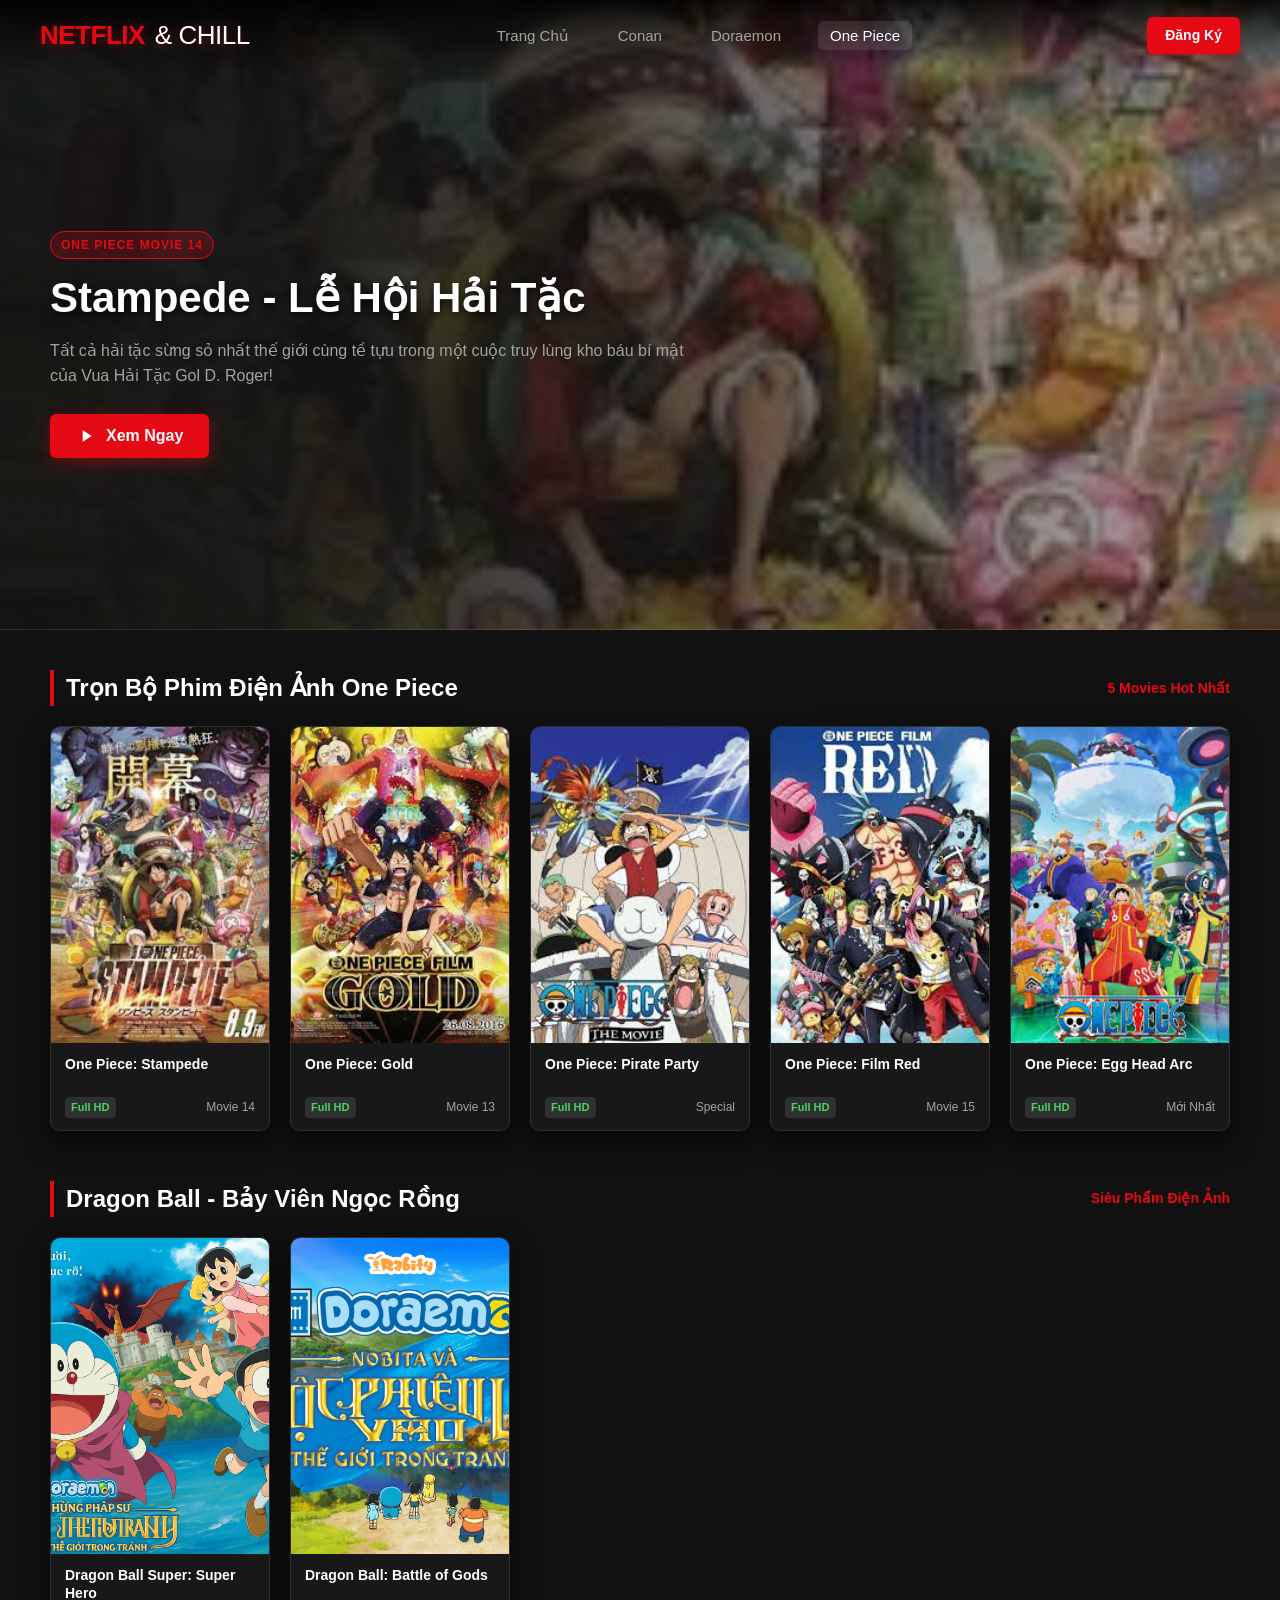
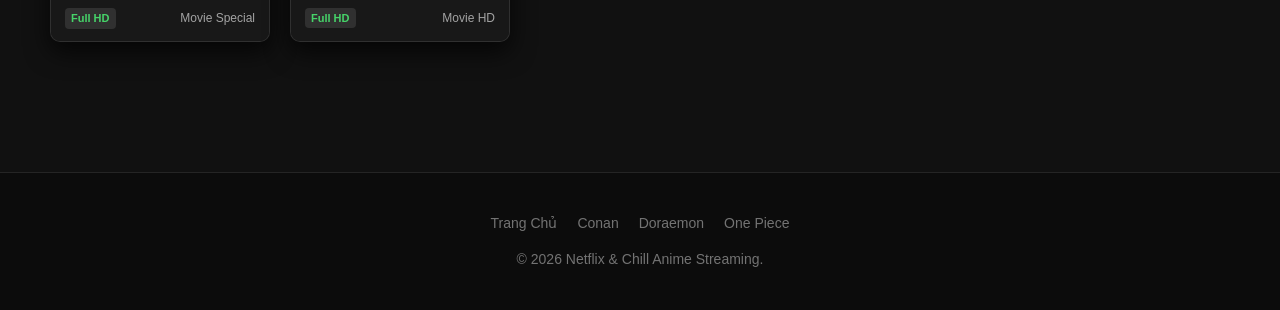
<file: more-info/onepiece.htm>
<!doctype html>
<html lang="vi">
  <head>
    <meta charset="UTF-8" />
    <meta name="viewport" content="width=device-width, initial-scale=1.0" />
    <meta name="description" content="Trọn bộ phim điện ảnh One Piece Đảo Hải Tặc chất lượng cao Full HD Vietsub." />
    <title>One Piece - Vua Hải Tặc | Netflix and Chill</title>
    <link rel="stylesheet" href="../css/style.css" />
  </head>
  <body>
    <!-- HEADER & NAVBAR -->
    <header>
      <nav class="navbar">
        <a href="../index.html" class="navbar__brand">
          Netflix <span>& Chill</span>
        </a>
        <ul class="navbar__menu">
          <li><a href="../index.html" class="navbar__link">Trang Chủ</a></li>
          <li><a href="./conan.html" class="navbar__link">Conan</a></li>
          <li><a href="./doraemon.html" class="navbar__link">Doraemon</a></li>
          <li><a href="./onepiece.htm" class="navbar__link active">One Piece</a></li>
        </ul>
        <div class="navbar__actions">
          <a href="../signup/signup.html" class="btn-signup">Đăng Ký</a>
        </div>
      </nav>
    </header>

    <!-- HERO BANNER ONE PIECE -->
    <section class="hero" style="background-image: linear-gradient(to right, rgba(17, 17, 17, 0.95) 20%, rgba(17, 17, 17, 0.6) 60%, rgba(17, 17, 17, 0.3) 100%), url('../img/poster/o1.jfif');">
      <div class="hero__content">
        <span class="hero__badge">One Piece Movie 14</span>
        <h1 class="hero__title">Stampede - Lễ Hội Hải Tặc</h1>
        <p class="hero__desc">
          Tất cả hải tặc sừng sỏ nhất thế giới cùng tề tựu trong một cuộc truy lùng kho báu bí mật của Vua Hải Tặc Gol D. Roger!
        </p>
        <div class="hero__buttons">
          <button class="btn-primary" data-video-src="../video/test.mp4" data-movie-title="One Piece: Stampede (HD Trailer)">
            <svg width="20" height="20" viewBox="0 0 24 24" fill="currentColor"><path d="M8 5v14l11-7z"/></svg>
            Xem Ngay
          </button>
        </div>
      </div>
    </section>

    <!-- MAIN CONTENT -->
    <main class="main-content">
      <section class="movie-section">
        <div class="movie-section__header">
          <h2 class="movie-section__title">Trọn Bộ Phim Điện Ảnh One Piece</h2>
          <span class="movie-section__link">5 Movies Hot Nhất</span>
        </div>
        <div class="movie-grid">
          <!-- Card 1 -->
          <article class="movie-card" data-video-src="../video/test.mp4" data-movie-title="One Piece: Stampede">
            <div class="movie-card__poster-wrap">
              <img src="../img/poster/o1.jfif" alt="One Piece Stampede" class="movie-card__poster" loading="lazy" />
              <div class="movie-card__overlay">
                <div class="movie-card__play-icon">
                  <svg width="24" height="24" viewBox="0 0 24 24" fill="currentColor"><path d="M8 5v14l11-7z"/></svg>
                </div>
              </div>
            </div>
            <div class="movie-card__info">
              <h3 class="movie-card__title">One Piece: Stampede</h3>
              <div class="movie-card__meta">
                <span class="movie-card__badge">Full HD</span>
                <span>Movie 14</span>
              </div>
            </div>
          </article>

          <!-- Card 2 -->
          <article class="movie-card" data-video-src="../video/test.mp4" data-movie-title="One Piece: Gold">
            <div class="movie-card__poster-wrap">
              <img src="../img/poster/o2.jfif" alt="One Piece Gold" class="movie-card__poster" loading="lazy" />
              <div class="movie-card__overlay">
                <div class="movie-card__play-icon">
                  <svg width="24" height="24" viewBox="0 0 24 24" fill="currentColor"><path d="M8 5v14l11-7z"/></svg>
                </div>
              </div>
            </div>
            <div class="movie-card__info">
              <h3 class="movie-card__title">One Piece: Gold</h3>
              <div class="movie-card__meta">
                <span class="movie-card__badge">Full HD</span>
                <span>Movie 13</span>
              </div>
            </div>
          </article>

          <!-- Card 3 -->
          <article class="movie-card" data-video-src="../video/test.mp4" data-movie-title="One Piece: Pirate Party">
            <div class="movie-card__poster-wrap">
              <img src="../img/poster/o3.jfif" alt="One Piece Pirate Party" class="movie-card__poster" loading="lazy" />
              <div class="movie-card__overlay">
                <div class="movie-card__play-icon">
                  <svg width="24" height="24" viewBox="0 0 24 24" fill="currentColor"><path d="M8 5v14l11-7z"/></svg>
                </div>
              </div>
            </div>
            <div class="movie-card__info">
              <h3 class="movie-card__title">One Piece: Pirate Party</h3>
              <div class="movie-card__meta">
                <span class="movie-card__badge">Full HD</span>
                <span>Special</span>
              </div>
            </div>
          </article>

          <!-- Card 4 -->
          <article class="movie-card" data-video-src="../video/test.mp4" data-movie-title="One Piece: Film Red & Wano Arc">
            <div class="movie-card__poster-wrap">
              <img src="../img/poster/o4.jfif" alt="One Piece Film Red" class="movie-card__poster" loading="lazy" />
              <div class="movie-card__overlay">
                <div class="movie-card__play-icon">
                  <svg width="24" height="24" viewBox="0 0 24 24" fill="currentColor"><path d="M8 5v14l11-7z"/></svg>
                </div>
              </div>
            </div>
            <div class="movie-card__info">
              <h3 class="movie-card__title">One Piece: Film Red</h3>
              <div class="movie-card__meta">
                <span class="movie-card__badge">Full HD</span>
                <span>Movie 15</span>
              </div>
            </div>
          </article>

          <!-- Card 5 -->
          <article class="movie-card" data-video-src="../video/test.mp4" data-movie-title="One Piece: Egg Head Arc">
            <div class="movie-card__poster-wrap">
              <img src="../img/poster/o5.jfif" alt="One Piece Egg Head" class="movie-card__poster" loading="lazy" />
              <div class="movie-card__overlay">
                <div class="movie-card__play-icon">
                  <svg width="24" height="24" viewBox="0 0 24 24" fill="currentColor"><path d="M8 5v14l11-7z"/></svg>
                </div>
              </div>
            </div>
            <div class="movie-card__info">
              <h3 class="movie-card__title">One Piece: Egg Head Arc</h3>
              <div class="movie-card__meta">
                <span class="movie-card__badge">Full HD</span>
                <span>Mới Nhất</span>
              </div>
            </div>
          </article>
        </div>
      </section>

      <!-- BONUS: DRAGON BALL -->
      <section class="movie-section">
        <div class="movie-section__header">
          <h2 class="movie-section__title">Dragon Ball - Bảy Viên Ngọc Rồng</h2>
          <span class="movie-section__link">Siêu Phẩm Điện Ảnh</span>
        </div>
        <div class="movie-grid">
          <article class="movie-card" data-video-src="../video/test.mp4" data-movie-title="Dragon Ball Super: Super Hero">
            <div class="movie-card__poster-wrap">
              <img src="../img/poster/db1.png" alt="Dragon Ball Super Hero" class="movie-card__poster" loading="lazy" />
              <div class="movie-card__overlay">
                <div class="movie-card__play-icon">
                  <svg width="24" height="24" viewBox="0 0 24 24" fill="currentColor"><path d="M8 5v14l11-7z"/></svg>
                </div>
              </div>
            </div>
            <div class="movie-card__info">
              <h3 class="movie-card__title">Dragon Ball Super: Super Hero</h3>
              <div class="movie-card__meta">
                <span class="movie-card__badge">Full HD</span>
                <span>Movie Special</span>
              </div>
            </div>
          </article>

          <article class="movie-card" data-video-src="../video/test.mp4" data-movie-title="Dragon Ball: Trận Chiến Giữa Các Vị Thần">
            <div class="movie-card__poster-wrap">
              <img src="../img/poster/db2.png" alt="Dragon Ball Battle of Gods" class="movie-card__poster" loading="lazy" />
              <div class="movie-card__overlay">
                <div class="movie-card__play-icon">
                  <svg width="24" height="24" viewBox="0 0 24 24" fill="currentColor"><path d="M8 5v14l11-7z"/></svg>
                </div>
              </div>
            </div>
            <div class="movie-card__info">
              <h3 class="movie-card__title">Dragon Ball: Battle of Gods</h3>
              <div class="movie-card__meta">
                <span class="movie-card__badge">Full HD</span>
                <span>Movie HD</span>
              </div>
            </div>
          </article>
        </div>
      </section>
    </main>

    <!-- FOOTER -->
    <footer class="footer">
      <div class="footer__links">
        <a href="../index.html" class="footer__link">Trang Chủ</a>
        <a href="./conan.html" class="footer__link">Conan</a>
        <a href="./doraemon.html" class="footer__link">Doraemon</a>
        <a href="./onepiece.htm" class="footer__link">One Piece</a>
      </div>
      <p>&copy; 2026 Netflix & Chill Anime Streaming.</p>
    </footer>

    <!-- VIDEO MODAL POPUP COMPONENT -->
    <div class="video-modal" id="videoModal" aria-hidden="true">
      <div class="video-modal__backdrop" id="modalBackdrop"></div>
      <div class="video-modal__content">
        <div class="video-modal__header">
          <div class="video-modal__title-box">
            <span class="video-modal__status-dot"></span>
            <h3 class="video-modal__title" id="modalMovieTitle">Đang phát phim</h3>
          </div>
          <button class="video-modal__close-btn" id="modalCloseBtn" aria-label="Đóng">&times;</button>
        </div>
        <div class="video-modal__player-wrapper">
          <video id="modalVideoPlayer" class="video-modal__player" controls preload="metadata">
            <source id="modalVideoSource" src="" type="video/mp4" />
            Trình duyệt của bạn không hỗ trợ thẻ video HTML5.
          </video>
        </div>
        <div class="video-modal__footer">
          <span class="video-modal__info-text">Chất lượng: Full HD 1080p | Vietsub</span>
          <div class="video-modal__actions">
            <span class="video-modal__tag">One Piece Movie</span>
            <span class="video-modal__tag">Anime</span>
          </div>
        </div>
      </div>
    </div>

    <!-- SCRIPTS -->
    <script src="../js/app.js"></script>
  </body>
</html>
</file>
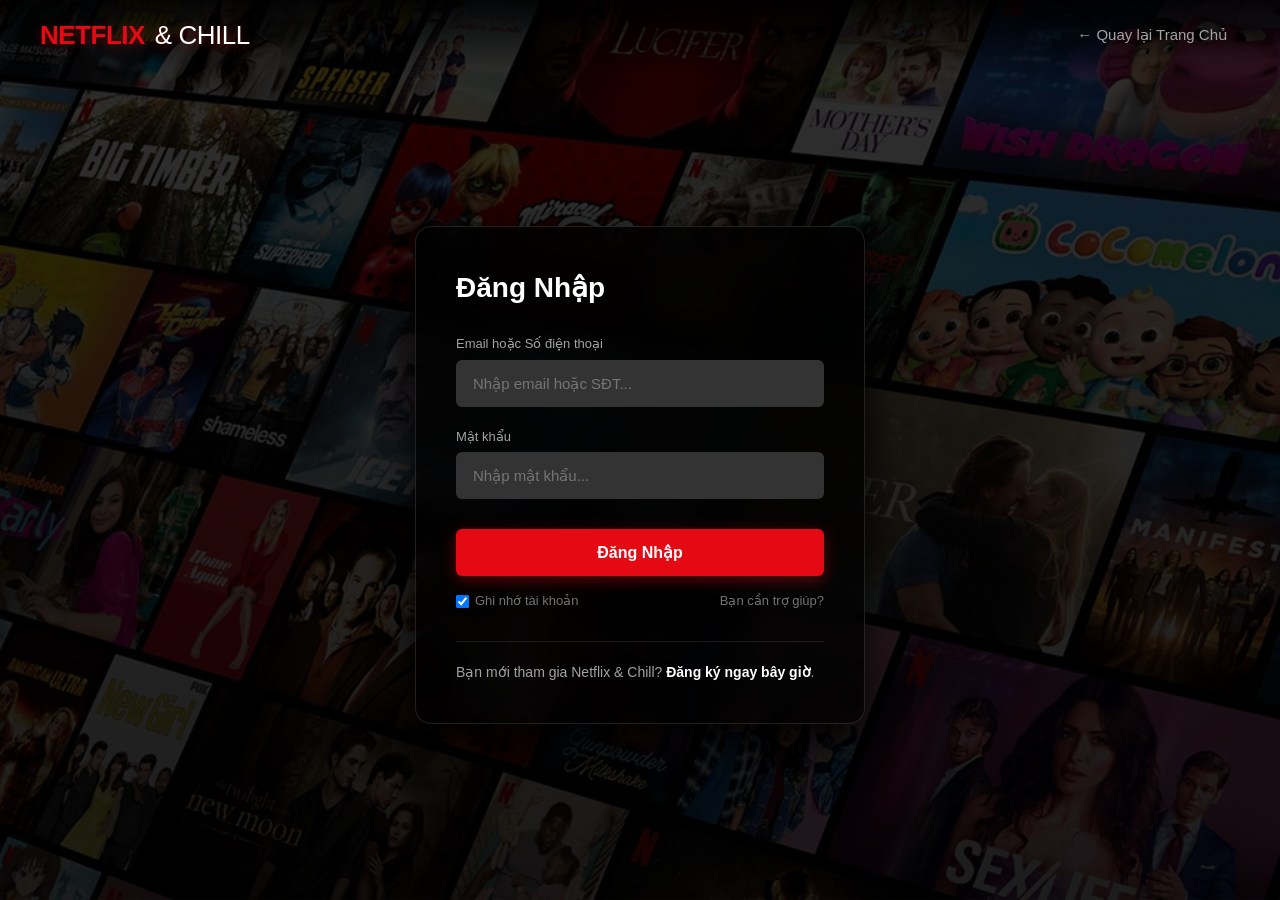
<file: signup/signup.html>
<!doctype html>
<html lang="vi">
  <head>
    <meta charset="UTF-8" />
    <meta name="viewport" content="width=device-width, initial-scale=1.0" />
    <title>Đăng Nhập / Đăng Ký - Netflix & Chill</title>
    <link rel="stylesheet" href="../css/style.css" />
    <link rel="stylesheet" href="./signup.css" />
  </head>
  <body class="auth-body">
    <!-- Navbar Header -->
    <header>
      <nav class="navbar">
        <a href="../index.html" class="navbar__brand">
          Netflix <span>& Chill</span>
        </a>
        <a href="../index.html" class="navbar__link">&larr; Quay lại Trang Chủ</a>
      </nav>
    </header>

    <!-- Sign up / Sign in Form Container -->
    <main class="auth-container">
      <div class="auth-card">
        <h1 class="auth-title">Đăng Nhập</h1>
        <form class="auth-form" onsubmit="event.preventDefault(); alert('Đăng nhập thành công!'); window.location.href='../index.html';">
          <div class="form-group">
            <label for="email" class="form-label">Email hoặc Số điện thoại</label>
            <input type="text" id="email" class="form-input" placeholder="Nhập email hoặc SĐT..." required />
          </div>
          <div class="form-group">
            <label for="password" class="form-label">Mật khẩu</label>
            <input type="password" id="password" class="form-input" placeholder="Nhập mật khẩu..." required />
          </div>
          <button type="submit" class="btn-primary auth-submit-btn">Đăng Nhập</button>
          <div class="auth-options">
            <label class="remember-me">
              <input type="checkbox" checked /> Ghi nhớ tài khoản
            </label>
            <a href="#" class="forgot-pwd">Bạn cần trợ giúp?</a>
          </div>
        </form>
        <div class="auth-footer">
          <p>Bạn mới tham gia Netflix & Chill? <a href="#" class="signup-now">Đăng ký ngay bây giờ</a>.</p>
        </div>
      </div>
    </main>
  </body>
</html>
</file>
<file: css/style.css>
/* ==========================================================================
   ANIME & MOVIE STREAMING - NETFLIX & CHILL DESIGN SYSTEM
   Tuân thủ nghiêm ngặt chuẩn CSS Variables, BEM, Glassmorphism & Responsive
   ========================================================================== */

:root {
  --bg-main: #111111;
  --bg-card: #181818;
  --bg-card-hover: #222222;
  --accent-red: #e50914;
  --accent-red-hover: #f40612;
  --text-primary: #ffffff;
  --text-secondary: #a3a3a3;
  --text-muted: #737373;
  --border-subtle: rgba(255, 255, 255, 0.1);
  --glass-bg: rgba(18, 18, 18, 0.75);
  --glass-border: rgba(255, 255, 255, 0.08);
  --shadow-card: 0 10px 25px rgba(0, 0, 0, 0.7);
  --shadow-glow: 0 0 20px rgba(229, 9, 20, 0.4);
  --radius-sm: 6px;
  --radius-md: 10px;
  --radius-lg: 16px;
  --transition: all 0.3s cubic-bezier(0.25, 0.8, 0.25, 1);
  --font-family: -apple-system, BlinkMacSystemFont, 'Segoe UI', Roboto, Helvetica, Arial, sans-serif;
}

/* Reset & Base */
*, *::before, *::after {
  box-sizing: border-box;
  margin: 0;
  padding: 0;
}

html {
  scroll-behavior: smooth;
}

body {
  background-color: var(--bg-main);
  background-image: radial-gradient(circle at 50% 0%, rgba(35, 35, 35, 0.5) 0%, var(--bg-main) 70%);
  background-attachment: fixed;
  color: var(--text-primary);
  font-family: var(--font-family);
  line-height: 1.5;
  min-height: 100vh;
  overflow-x: hidden;
}

a {
  color: inherit;
  text-decoration: none;
  transition: var(--transition);
}

button {
  font-family: inherit;
  border: none;
  cursor: pointer;
  outline: none;
  transition: var(--transition);
}

img {
  display: block;
  max-width: 100%;
}

/* ==========================================================================
   NAVIGATION BAR (Glassmorphism Sticky Header)
   ========================================================================== */

.navbar {
  position: fixed;
  top: 0;
  left: 0;
  right: 0;
  z-index: 100;
  display: flex;
  align-items: center;
  justify-content: space-between;
  padding: 16px 40px;
  background: linear-gradient(180deg, rgba(0, 0, 0, 0.85) 0%, rgba(0, 0, 0, 0) 100%);
  transition: background-color 0.4s ease, backdrop-filter 0.4s ease, padding 0.3s ease;
}

.navbar.navbar--scrolled {
  background: var(--glass-bg);
  backdrop-filter: blur(15px);
  -webkit-backdrop-filter: blur(15px);
  border-bottom: 1px solid var(--glass-border);
  padding: 12px 40px;
  box-shadow: 0 4px 20px rgba(0, 0, 0, 0.5);
}

.navbar__brand {
  display: flex;
  align-items: center;
  gap: 10px;
  font-size: 26px;
  font-weight: 900;
  color: var(--accent-red);
  letter-spacing: -0.5px;
  text-transform: uppercase;
  text-shadow: 0 2px 8px rgba(229, 9, 20, 0.4);
}

.navbar__brand span {
  color: var(--text-primary);
  font-weight: 300;
}

.navbar__menu {
  display: flex;
  align-items: center;
  list-style: none;
  gap: 25px;
}

.navbar__link {
  font-size: 15px;
  font-weight: 500;
  color: var(--text-secondary);
  padding: 6px 12px;
  border-radius: var(--radius-sm);
  transition: var(--transition);
}

.navbar__link:hover,
.navbar__link.active {
  color: var(--text-primary);
  background-color: rgba(255, 255, 255, 0.1);
}

.navbar__actions {
  display: flex;
  align-items: center;
  gap: 15px;
}

.btn-signup {
  background-color: var(--accent-red);
  color: var(--text-primary);
  padding: 8px 18px;
  font-size: 14px;
  font-weight: 600;
  border-radius: var(--radius-sm);
  box-shadow: 0 2px 10px rgba(229, 9, 20, 0.3);
}

.btn-signup:hover {
  background-color: var(--accent-red-hover);
  box-shadow: var(--shadow-glow);
  transform: scale(1.03);
}

/* ==========================================================================
   HERO BANNER
   ========================================================================== */

.hero {
  position: relative;
  min-height: 70vh;
  display: flex;
  align-items: center;
  padding: 120px 50px 60px;
  background-image: linear-gradient(to right, rgba(17, 17, 17, 0.95) 20%, rgba(17, 17, 17, 0.6) 60%, rgba(17, 17, 17, 0.2) 100%),
                    url("../img/wp.jpg");
  background-position: center;
  background-size: cover;
  border-bottom: 1px solid var(--border-subtle);
}

.hero__content {
  max-width: 650px;
  z-index: 2;
}

.hero__badge {
  display: inline-block;
  background: rgba(229, 9, 20, 0.2);
  border: 1px solid var(--accent-red);
  color: var(--accent-red);
  font-size: 12px;
  font-weight: 700;
  padding: 4px 10px;
  border-radius: 20px;
  text-transform: uppercase;
  margin-bottom: 15px;
  letter-spacing: 1px;
}

.hero__title {
  font-size: 42px;
  font-weight: 800;
  line-height: 1.15;
  margin-bottom: 15px;
  text-shadow: 0 3px 10px rgba(0, 0, 0, 0.8);
}

.hero__desc {
  font-size: 16px;
  color: var(--text-secondary);
  margin-bottom: 25px;
  line-height: 1.6;
}

.hero__buttons {
  display: flex;
  gap: 15px;
}

.btn-primary {
  display: inline-flex;
  align-items: center;
  gap: 10px;
  background-color: var(--accent-red);
  color: var(--text-primary);
  padding: 12px 26px;
  font-size: 16px;
  font-weight: 700;
  border-radius: var(--radius-sm);
  box-shadow: 0 4px 15px rgba(229, 9, 20, 0.4);
}

.btn-primary:hover {
  background-color: var(--accent-red-hover);
  transform: translateY(-2px);
  box-shadow: var(--shadow-glow);
}

.btn-secondary {
  display: inline-flex;
  align-items: center;
  gap: 10px;
  background-color: rgba(255, 255, 255, 0.15);
  backdrop-filter: blur(5px);
  color: var(--text-primary);
  padding: 12px 24px;
  font-size: 16px;
  font-weight: 600;
  border-radius: var(--radius-sm);
  border: 1px solid var(--border-subtle);
}

.btn-secondary:hover {
  background-color: rgba(255, 255, 255, 0.25);
  transform: translateY(-2px);
}

/* ==========================================================================
   MOVIE SECTIONS & CARDS (GRID & ROWS)
   ========================================================================== */

.main-content {
  padding: 40px 50px 80px;
  max-width: 1600px;
  margin: 0 auto;
}

.movie-section {
  margin-bottom: 50px;
}

.movie-section__header {
  display: flex;
  align-items: center;
  justify-content: space-between;
  margin-bottom: 20px;
  border-left: 4px solid var(--accent-red);
  padding-left: 12px;
}

.movie-section__title {
  font-size: 24px;
  font-weight: 700;
  color: var(--text-primary);
}

.movie-section__link {
  font-size: 14px;
  color: var(--accent-red);
  font-weight: 600;
}

.movie-section__link:hover {
  text-decoration: underline;
}

/* Grid layout for movie items */
.movie-grid {
  display: grid;
  grid-template-columns: repeat(auto-fill, minmax(200px, 1fr));
  gap: 20px;
}

/* Movie Card */
.movie-card {
  position: relative;
  background-color: var(--bg-card);
  border-radius: var(--radius-md);
  overflow: hidden;
  box-shadow: var(--shadow-card);
  border: 1px solid var(--border-subtle);
  cursor: pointer;
  transition: var(--transition);
  display: flex;
  flex-direction: column;
}

.movie-card:hover {
  transform: translateY(-8px) scale(1.02);
  border-color: rgba(229, 9, 20, 0.6);
  box-shadow: 0 15px 30px rgba(0, 0, 0, 0.9), var(--shadow-glow);
}

.movie-card__poster-wrap {
  position: relative;
  width: 100%;
  padding-top: 145%; /* Tỉ lệ poster dọc chuẩn 2:3 */
  overflow: hidden;
  background-color: #0c0c0c;
}

.movie-card__poster {
  position: absolute;
  top: 0;
  left: 0;
  width: 100%;
  height: 100%;
  object-fit: cover;
  transition: transform 0.5s ease;
}

.movie-card:hover .movie-card__poster {
  transform: scale(1.08);
}

/* Play button overlay */
.movie-card__overlay {
  position: absolute;
  inset: 0;
  background: linear-gradient(180deg, rgba(0,0,0,0) 40%, rgba(0,0,0,0.8) 100%);
  display: flex;
  align-items: center;
  justify-content: center;
  opacity: 0;
  transition: opacity 0.3s ease;
}

.movie-card:hover .movie-card__overlay {
  opacity: 1;
}

.movie-card__play-icon {
  width: 48px;
  height: 48px;
  background: var(--accent-red);
  border-radius: 50%;
  display: flex;
  align-items: center;
  justify-content: center;
  color: white;
  box-shadow: 0 4px 15px rgba(0,0,0,0.6);
  transform: scale(0.8);
  transition: transform 0.3s ease;
}

.movie-card:hover .movie-card__play-icon {
  transform: scale(1);
}

.movie-card__info {
  padding: 12px 14px;
  display: flex;
  flex-direction: column;
  flex-grow: 1;
  background-color: var(--bg-card);
}

.movie-card__title {
  font-size: 14px;
  font-weight: 600;
  color: var(--text-primary);
  line-height: 1.3;
  margin-bottom: 6px;
  display: -webkit-box;
  -webkit-line-clamp: 2;
  -webkit-box-orient: vertical;
  overflow: hidden;
  text-overflow: ellipsis;
  min-height: 36px;
}

.movie-card__meta {
  display: flex;
  align-items: center;
  justify-content: space-between;
  font-size: 12px;
  color: var(--text-secondary);
}

.movie-card__badge {
  background: rgba(255, 255, 255, 0.1);
  padding: 2px 6px;
  border-radius: 4px;
  font-size: 11px;
  font-weight: 600;
  color: #46d369; /* Netflix Green match */
}

/* ==========================================================================
   VIDEO MODAL POPUP COMPONENT
   ========================================================================== */

.video-modal {
  position: fixed;
  inset: 0;
  z-index: 9999;
  display: flex;
  align-items: center;
  justify-content: center;
  padding: 20px;
  opacity: 0;
  visibility: hidden;
  pointer-events: none;
  transition: opacity 0.3s ease, visibility 0.3s ease;
}

.video-modal.active {
  opacity: 1;
  visibility: visible;
  pointer-events: auto;
}

.video-modal__backdrop {
  position: absolute;
  inset: 0;
  background-color: rgba(0, 0, 0, 0.85);
  backdrop-filter: blur(12px);
  -webkit-backdrop-filter: blur(12px);
}

.video-modal__content {
  position: relative;
  width: 100%;
  max-width: 900px;
  background-color: #161616;
  border-radius: var(--radius-lg);
  border: 1px solid var(--border-subtle);
  box-shadow: 0 25px 60px rgba(0, 0, 0, 0.95), 0 0 30px rgba(229, 9, 20, 0.25);
  overflow: hidden;
  z-index: 2;
  transform: scale(0.92) translateY(20px);
  transition: transform 0.35s cubic-bezier(0.16, 1, 0.3, 1);
}

.video-modal.active .video-modal__content {
  transform: scale(1) translateY(0);
}

.video-modal__header {
  display: flex;
  align-items: center;
  justify-content: space-between;
  padding: 14px 20px;
  background-color: #1d1d1d;
  border-bottom: 1px solid var(--border-subtle);
}

.video-modal__title-box {
  display: flex;
  align-items: center;
  gap: 10px;
}

.video-modal__status-dot {
  width: 8px;
  height: 8px;
  background-color: var(--accent-red);
  border-radius: 50%;
  box-shadow: 0 0 8px var(--accent-red);
}

.video-modal__title {
  font-size: 16px;
  font-weight: 700;
  color: var(--text-primary);
  white-space: nowrap;
  overflow: hidden;
  text-overflow: ellipsis;
  max-width: 650px;
}

.video-modal__close-btn {
  background: rgba(255, 255, 255, 0.08);
  border: 1px solid rgba(255, 255, 255, 0.1);
  color: var(--text-secondary);
  width: 34px;
  height: 34px;
  border-radius: 50%;
  display: flex;
  align-items: center;
  justify-content: center;
  font-size: 20px;
  cursor: pointer;
  transition: var(--transition);
}

.video-modal__close-btn:hover {
  background-color: var(--accent-red);
  color: var(--text-primary);
  transform: rotate(90deg);
}

.video-modal__player-wrapper {
  position: relative;
  width: 100%;
  aspect-ratio: 16 / 9;
  background-color: #000000;
  display: flex;
  align-items: center;
  justify-content: center;
}

.video-modal__player {
  width: 100%;
  height: 100%;
  object-fit: contain;
  outline: none;
}

.video-modal__footer {
  padding: 16px 20px;
  background-color: #161616;
  display: flex;
  align-items: center;
  justify-content: space-between;
  border-top: 1px solid var(--border-subtle);
}

.video-modal__info-text {
  font-size: 13px;
  color: var(--text-secondary);
}

.video-modal__actions {
  display: flex;
  gap: 10px;
}

.video-modal__tag {
  font-size: 12px;
  background-color: rgba(255, 255, 255, 0.08);
  color: var(--text-primary);
  padding: 4px 10px;
  border-radius: 4px;
}

/* ==========================================================================
   FOOTER
   ========================================================================== */

.footer {
  background-color: #0c0c0c;
  border-top: 1px solid var(--border-subtle);
  padding: 40px 50px;
  text-align: center;
  color: var(--text-muted);
  font-size: 14px;
}

.footer__links {
  display: flex;
  justify-content: center;
  gap: 20px;
  margin-bottom: 15px;
}

.footer__link:hover {
  color: var(--text-primary);
}

/* ==========================================================================
   RESPONSIVE DESIGN (Mobile & Tablet)
   ========================================================================== */

@media (max-width: 992px) {
  .navbar {
    padding: 14px 20px;
  }
  .main-content {
    padding: 30px 20px 60px;
  }
  .hero {
    padding: 100px 20px 40px;
    min-height: 55vh;
  }
  .hero__title {
    font-size: 32px;
  }
}

@media (max-width: 768px) {
  .navbar__menu {
    gap: 12px;
  }
  .navbar__brand {
    font-size: 20px;
  }
  .navbar__link {
    font-size: 13px;
    padding: 4px 8px;
  }
  .btn-signup {
    padding: 6px 12px;
    font-size: 12px;
  }
  .movie-grid {
    grid-template-columns: repeat(auto-fill, minmax(140px, 1fr));
    gap: 14px;
  }
  .movie-card__title {
    font-size: 13px;
    min-height: 32px;
  }
  .hero__title {
    font-size: 26px;
  }
  .hero__desc {
    font-size: 14px;
  }
  .video-modal__title {
    max-width: 250px;
    font-size: 14px;
  }
}
</file>
<file: signup/signup.css>
/* Auth Page Specific Styles */
.auth-body {
  min-height: 100vh;
  display: flex;
  flex-direction: column;
  background-image: linear-gradient(rgba(0, 0, 0, 0.75), rgba(0, 0, 0, 0.85)), url("../img/wp.jpg");
  background-size: cover;
  background-position: center;
}

.auth-container {
  flex: 1;
  display: flex;
  align-items: center;
  justify-content: center;
  padding: 100px 20px 50px;
}

.auth-card {
  width: 100%;
  max-width: 450px;
  background-color: rgba(0, 0, 0, 0.78);
  backdrop-filter: blur(16px);
  -webkit-backdrop-filter: blur(16px);
  border: 1px solid rgba(255, 255, 255, 0.12);
  border-radius: var(--radius-lg);
  padding: 40px;
  box-shadow: 0 20px 40px rgba(0, 0, 0, 0.9);
}

.auth-title {
  font-size: 28px;
  font-weight: 700;
  margin-bottom: 25px;
  color: var(--text-primary);
}

.form-group {
  margin-bottom: 20px;
}

.form-label {
  display: block;
  font-size: 13px;
  color: var(--text-secondary);
  margin-bottom: 6px;
}

.form-input {
  width: 100%;
  padding: 14px 16px;
  background-color: #333333;
  border: 1px solid transparent;
  border-radius: var(--radius-sm);
  color: var(--text-primary);
  font-size: 15px;
  outline: none;
  transition: var(--transition);
}

.form-input:focus {
  background-color: #454545;
  border-color: var(--accent-red);
}

.auth-submit-btn {
  width: 100%;
  justify-content: center;
  padding: 14px;
  font-size: 16px;
  margin-top: 10px;
  margin-bottom: 15px;
}

.auth-options {
  display: flex;
  align-items: center;
  justify-content: space-between;
  font-size: 13px;
  color: var(--text-muted);
  margin-bottom: 30px;
}

.remember-me {
  display: flex;
  align-items: center;
  gap: 6px;
  cursor: pointer;
}

.forgot-pwd:hover,
.signup-now:hover {
  text-decoration: underline;
  color: var(--text-primary);
}

.auth-footer {
  color: var(--text-secondary);
  font-size: 14px;
  border-top: 1px solid rgba(255, 255, 255, 0.1);
  padding-top: 20px;
}

.signup-now {
  color: var(--text-primary);
  font-weight: 600;
}
</file>
